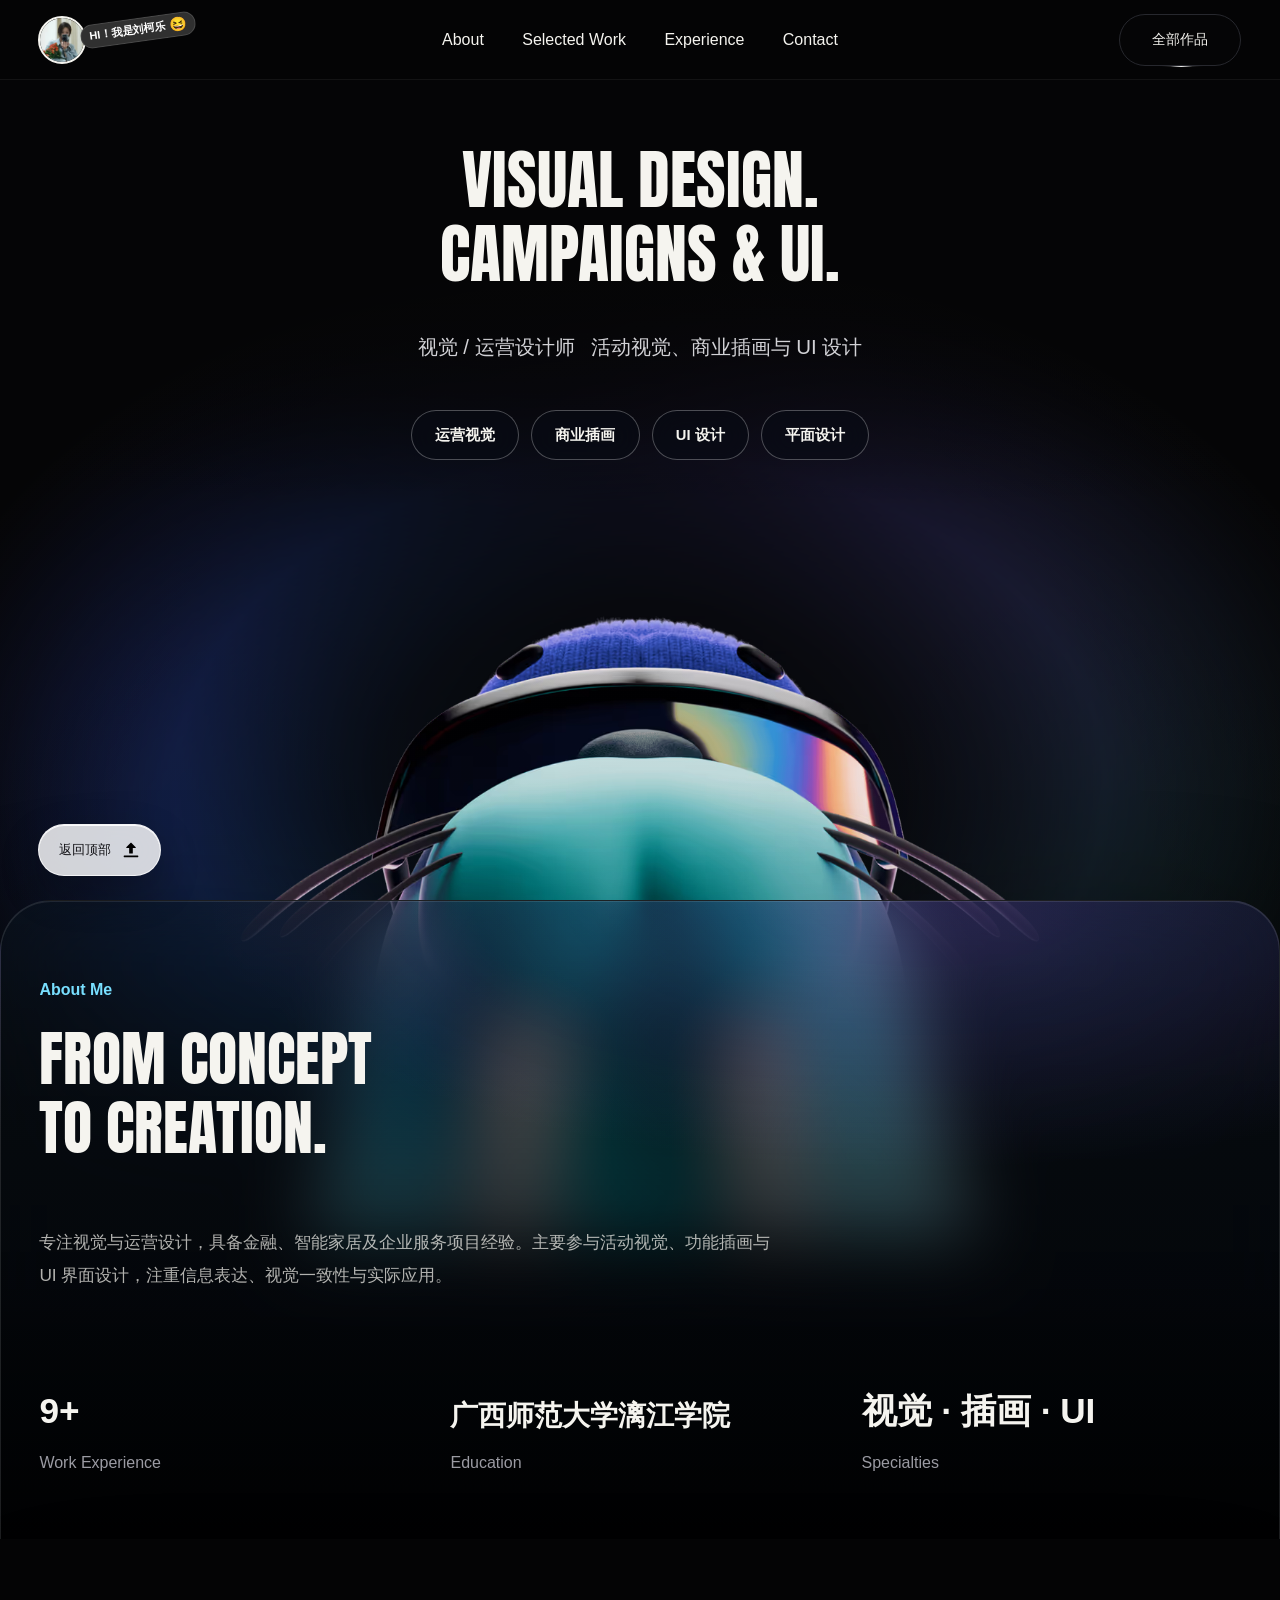
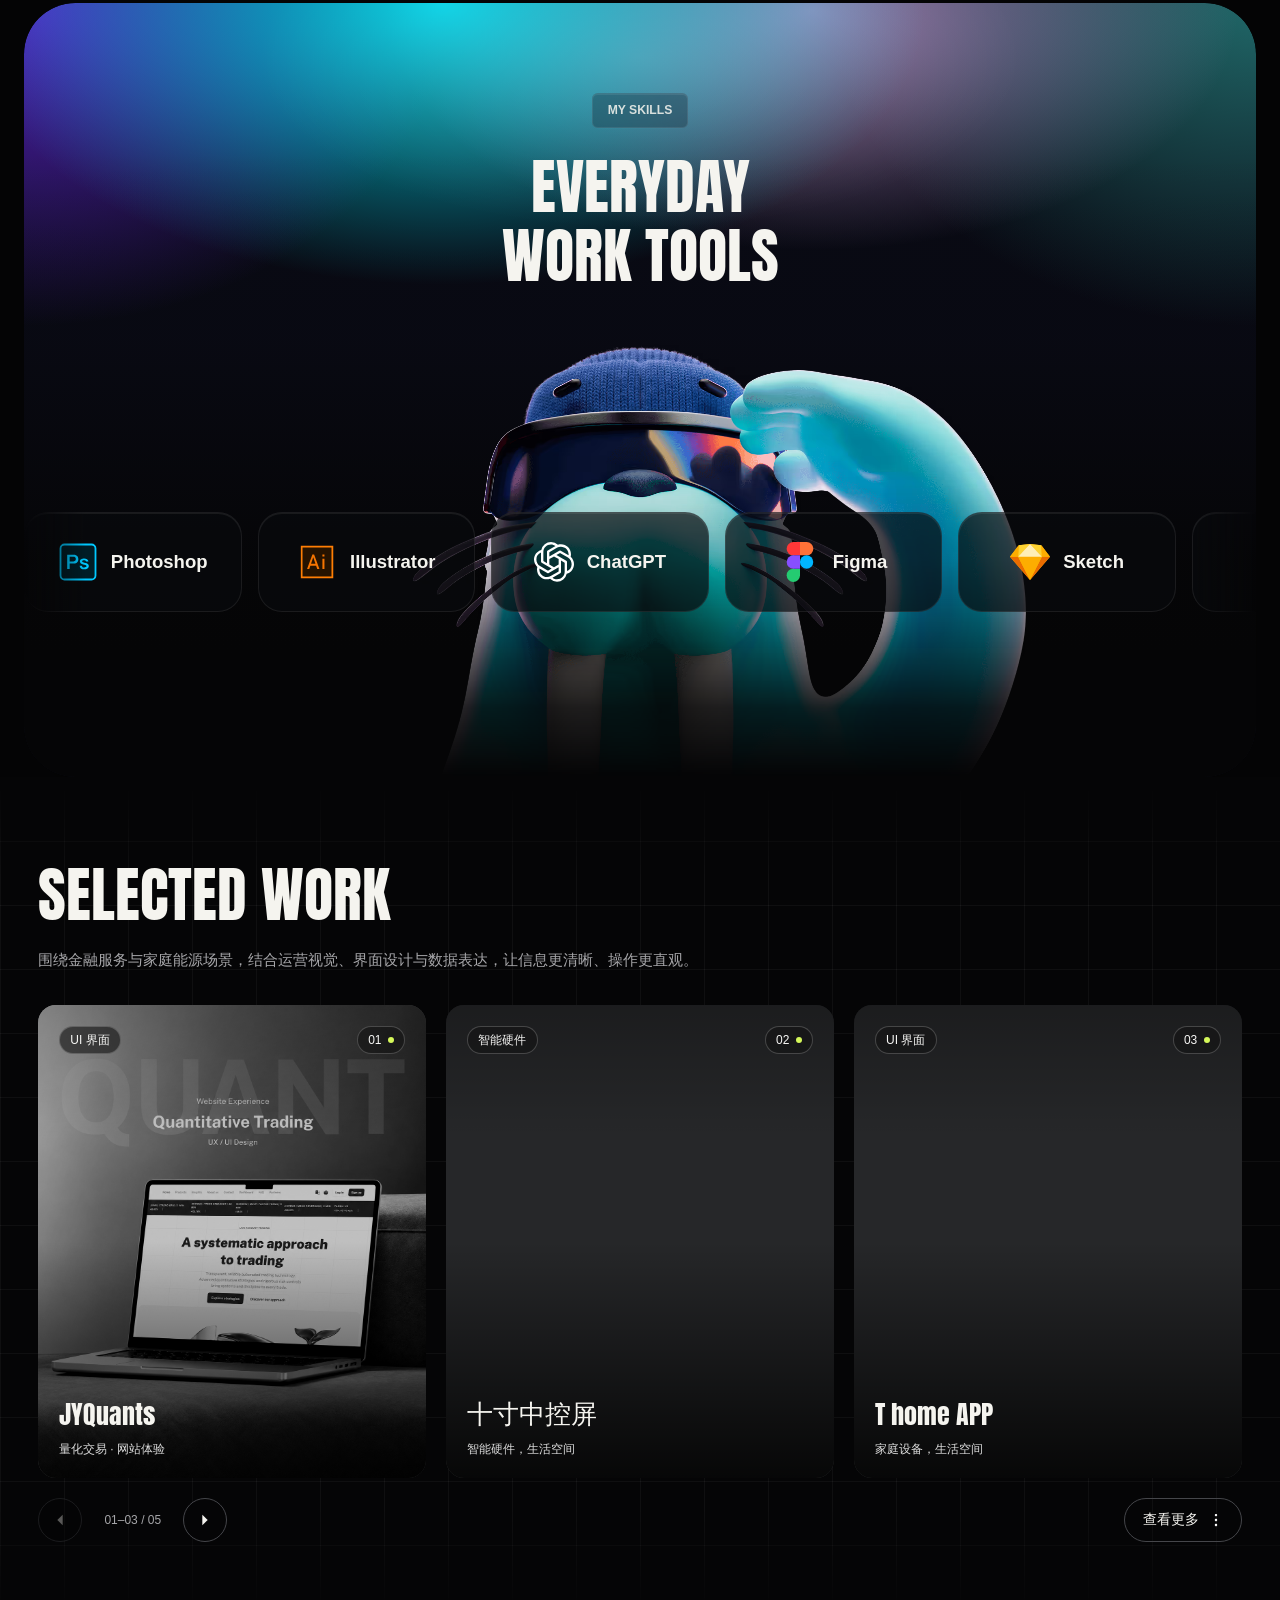
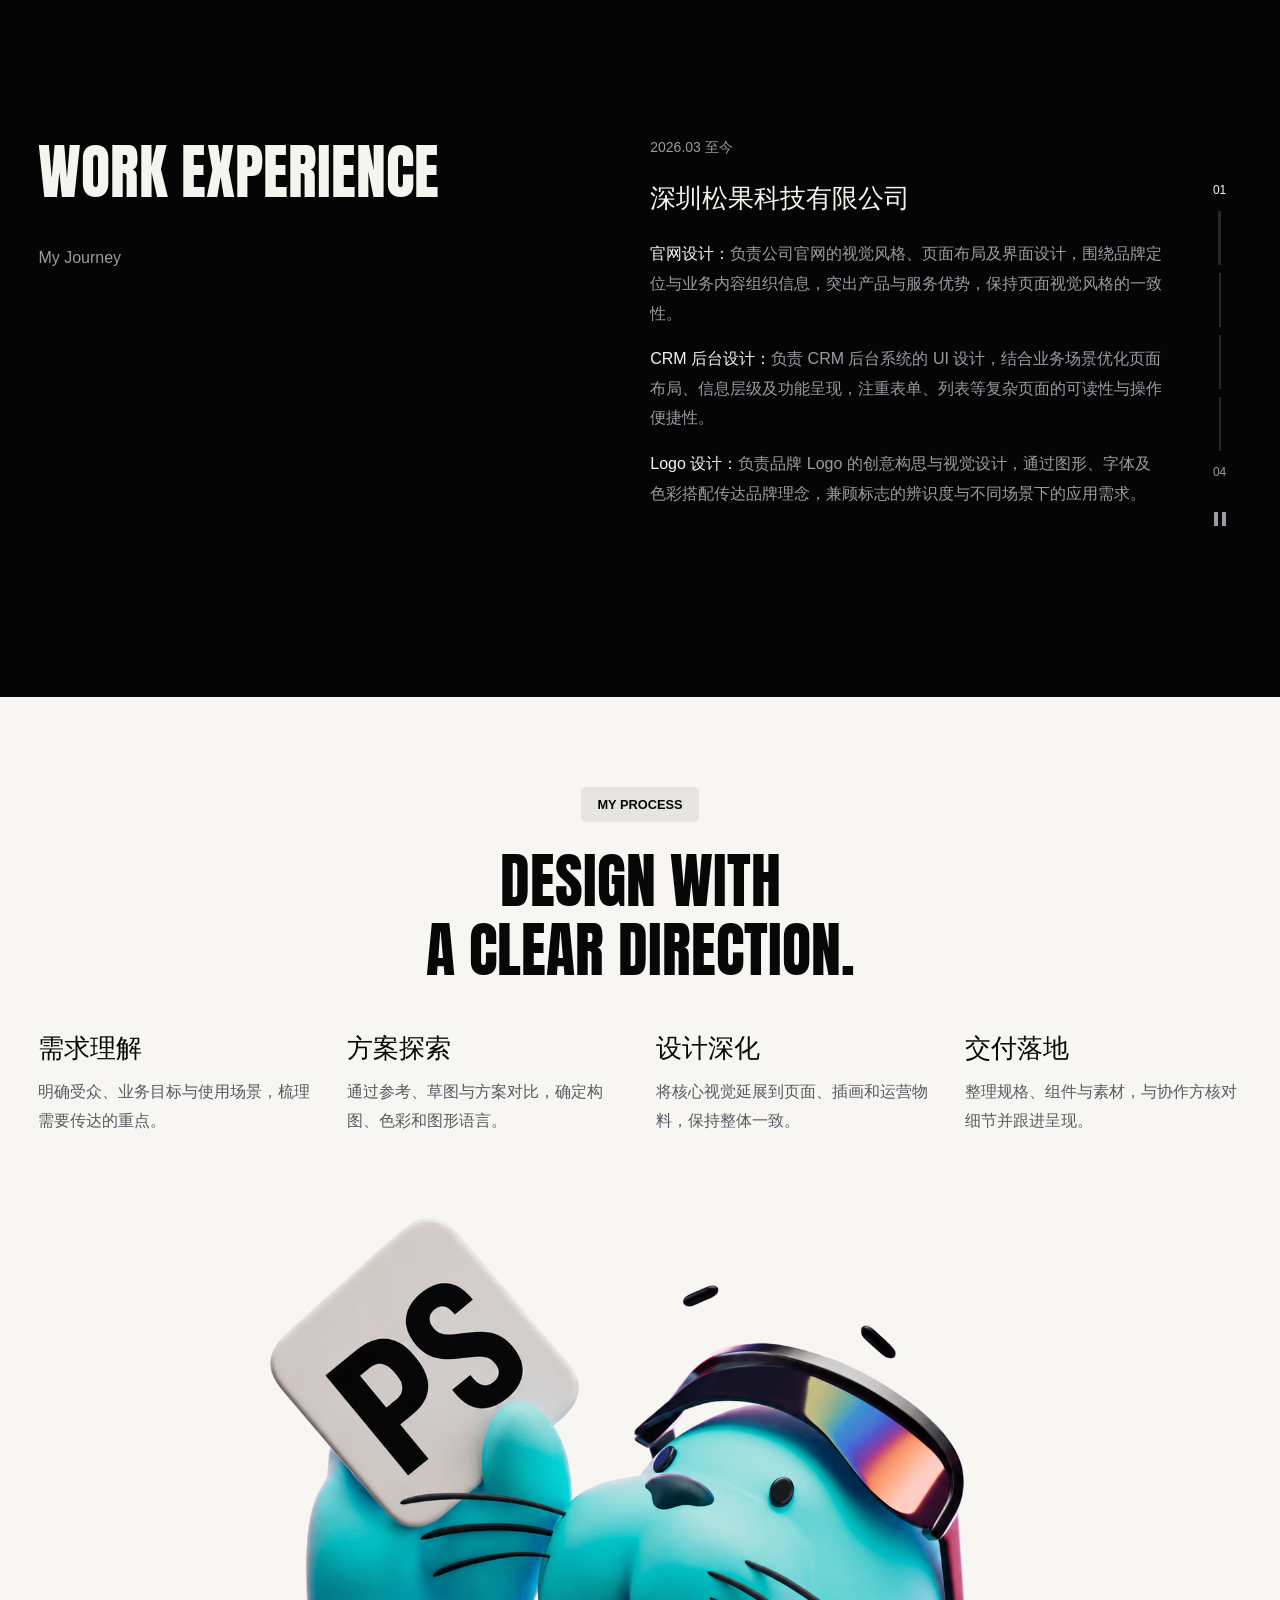
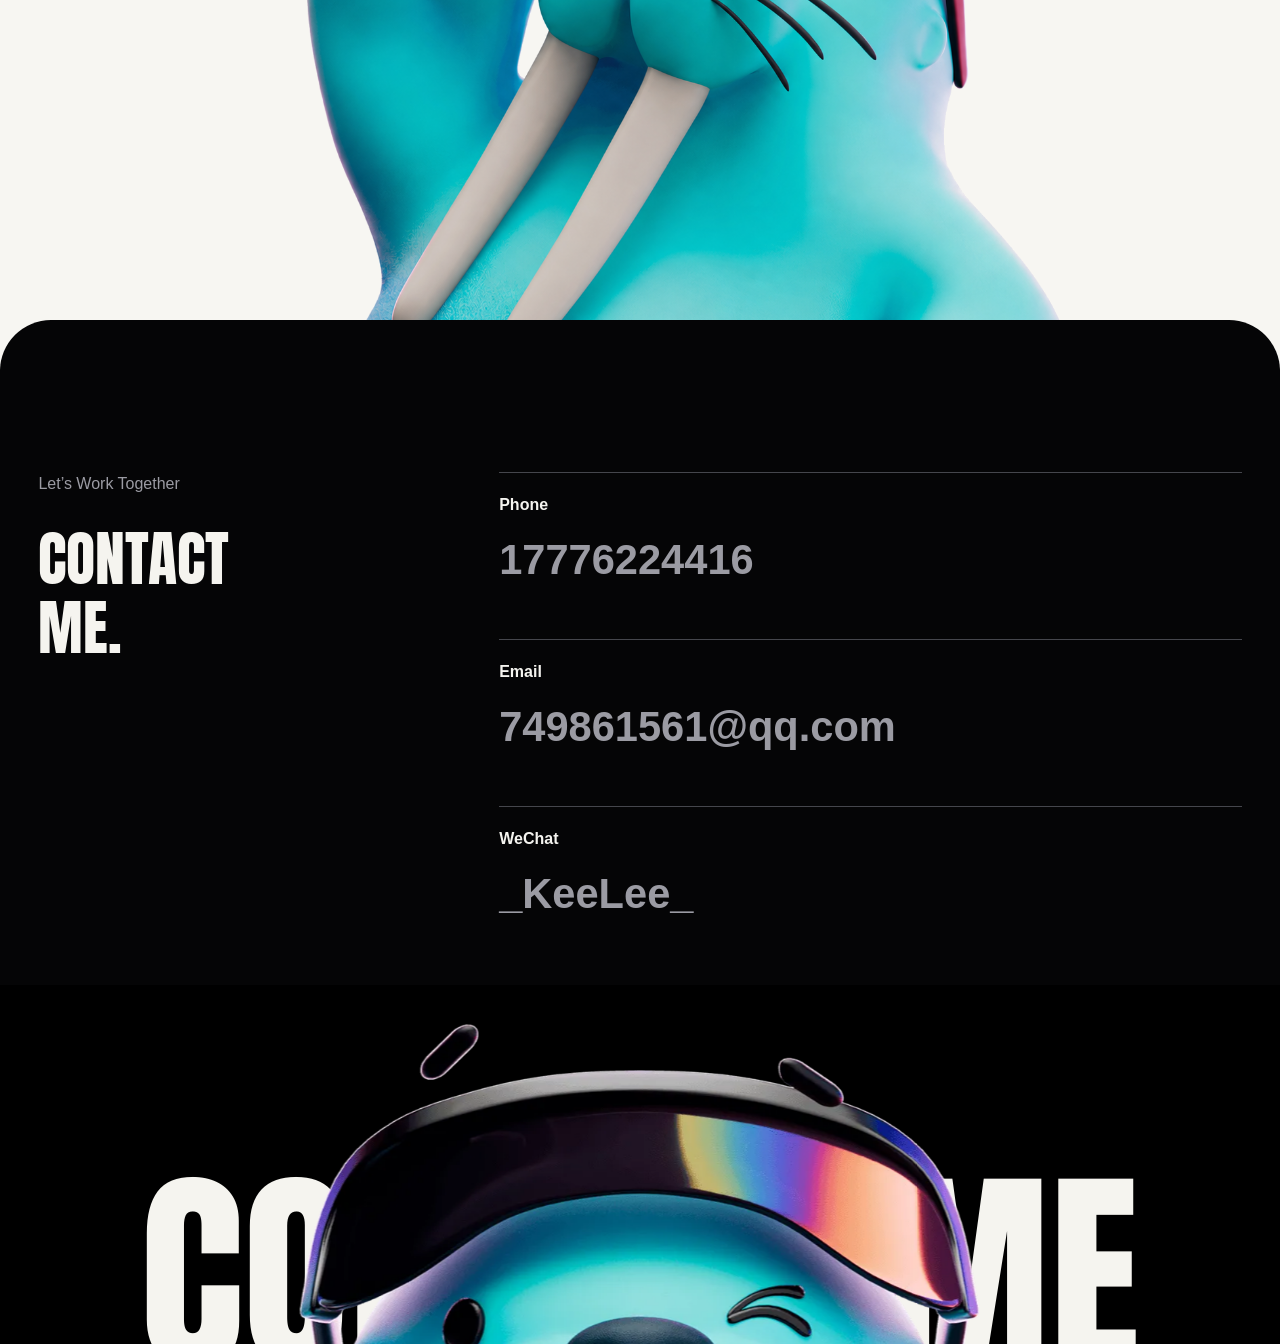
<file: index.html>
<!doctype html>
<html lang="zh-CN">
  <head>
    <meta charset="UTF-8" />
    <meta name="viewport" content="width=device-width, initial-scale=1" />
    <meta name="color-scheme" content="dark" />
    <meta name="description" content="视觉与运营设计作品集，展示活动视觉、商业插画与 UI 界面设计，以及金融、智能家居和企业服务项目经验。" />
    <title>Folio | Visual &amp; Campaign Design</title>
    <link rel="preload" as="image" href="assets/walrus/hero.avif" type="image/avif" media="(min-width: 768px)" />
    <link rel="preload" as="image" href="assets/walrus/hero-mobile-extended.webp" type="image/webp" media="(max-width: 767px)" />
    <link rel="preload" href="assets/fonts/Anton-Regular.ttf" as="font" type="font/ttf" crossorigin />
    <link rel="stylesheet" href="styles.css?v=20260929-mobile-hero-height" />
    <link rel="stylesheet" href="avatar.css?v=20260928-release" />
    <script src="projects.js?v=20260929-ctl-avif" defer></script>
    <script src="featured.js?v=20260928-release" defer></script>
    <script src="project-cards.js?v=20260929-return-origin" defer></script>
    <script src="avatar.js?v=20260928-release" defer></script>
    <script src="script.js?v=20260928-release" defer></script>
  </head>
  <body class="home-page">
    <a class="skip-link" href="#main">跳转到正文</a>

    <header class="site-header" data-header>
      <a class="wordmark wordmark--avatar" href="#top" aria-label="刘柯乐 · 返回首页">
        <span class="wordmark-portrait">
          <img src="assets/identity/kele-flowers-portrait.jpg?v=20260928-lossless" width="810" height="1216" alt="刘柯乐抱着花束、手持相机的上半身头像" decoding="async" />
        </span>
        <span class="wordmark-greeting">HI！我是刘柯乐 <span class="wordmark-expression" aria-hidden="true">😆</span></span>
      </a>
      <button class="menu-button" type="button" aria-expanded="false" aria-controls="site-nav" data-menu-button>菜单</button>
      <nav id="site-nav" class="site-nav" aria-label="主导航" data-nav>
        <a href="#work" lang="en">About</a>
        <a href="#selected-work" lang="en">Selected Work</a>
        <a href="#projects" lang="en">Experience</a>
        <a href="#contact" lang="en">Contact</a>
        <a class="home-mobile-work" href="work.html">全部作品</a>
      </nav>
      <a class="header-contact star-border-container custom-class" href="work.html" style="--star-color: white; --star-speed: 5s;">
        <span class="border-gradient-bottom" aria-hidden="true"></span>
        <span class="border-gradient-top" aria-hidden="true"></span>
        <span class="inner-content">
          <span>全部作品</span>
        </span>
      </a>
    </header>

    <main id="main">
      <div class="hero-world">
        <div class="hero-world-visual" data-image-frame>
          <picture>
            <source media="(max-width: 767px)" srcset="assets/walrus/hero-mobile-extended.webp" width="1092" height="1440" />
            <img src="assets/walrus/hero.avif" width="1100" height="868" alt="A turquoise walrus character wearing a blue beanie and reflective visor" fetchpriority="high" />
          </picture>
          <p class="media-fallback" aria-hidden="true">Hero artwork unavailable</p>
        </div>
        <section id="top" class="hero">
          <div class="hero-content reveal" data-reveal>
            <h1 lang="en"><span>Visual design.</span><span>Campaigns &amp; UI.</span></h1>
            <p class="hero-intro"><span>视觉 / 运营设计师</span><span>活动视觉、商业插画与 UI 设计</span></p>
            <ul class="hero-tags" aria-label="设计方向">
              <li>运营视觉</li>
              <li>商业插画</li>
              <li>UI 设计</li>
              <li>平面设计</li>
            </ul>
          </div>
        </section>

        <section id="work" class="work-bridge">
          <div class="work-glass-card reveal" data-reveal>
            <div>
              <p class="work-label" lang="en">About Me</p>
              <h2 class="home-cn-title" lang="en"><span>From concept</span><span>to creation.</span></h2>
            </div>
            <div class="work-glass-copy">
              <p>专注视觉与运营设计，具备金融、智能家居及企业服务项目经验。主要参与活动视觉、功能插画与 UI 界面设计，注重信息表达、视觉一致性与实际应用。</p>
            </div>
            <dl id="services" class="work-profile-facts" aria-label="个人信息">
              <div><dd>9+</dd><dt lang="en">Work Experience</dt></div>
              <div><dd class="work-profile-school">广西师范大学漓江学院</dd><dt lang="en">Education</dt></div>
              <div><dd>视觉 · 插画 · UI</dd><dt lang="en">Specialties</dt></div>
            </dl>
          </div>
        </section>
      </div>

      <section id="about" class="partners" aria-labelledby="partners-title" data-partners>
        <div class="partners-aurora" aria-hidden="true"></div>

        <div class="partners-copy reveal" data-reveal>
          <p lang="en">My Skills</p>
          <h2 id="partners-title" lang="en"><span>Everyday</span><span>Work Tools</span></h2>
        </div>

        <div class="partners-art">
          <figure class="partners-mascot" data-image-frame>
            <img src="assets/walrus/salute.avif" width="1540" height="1848" alt="The turquoise walrus character saluting behind the collaborator logos" loading="lazy" />
            <p class="media-fallback" aria-hidden="true">Mascot artwork unavailable</p>
          </figure>
        </div>

        <div class="partner-rail" role="region" aria-label="个人技能：设计软件与 AI 工具。可拖动或使用左右方向键浏览。" tabindex="0" data-partner-rail>
          <div class="partner-flow" data-partner-flow>
            <div class="partner-track" data-partner-track>
              <div class="partner-logo-group" role="list">
                <div class="partner-logo-card" role="listitem"><img class="tool-logo tool-logo-photoshop" src="assets/tool-logos/photoshop-custom.svg" alt="" width="40" height="40" loading="lazy" decoding="async"><span>Photoshop</span></div>
                <div class="partner-logo-card" role="listitem"><img class="tool-logo tool-logo-illustrator" src="assets/tool-logos/illustrator-custom.svg" alt="" width="40" height="40" loading="lazy" decoding="async"><span>Illustrator</span></div>
                <div class="partner-logo-card" role="listitem"><img class="tool-logo tool-logo-chatgpt" src="assets/tool-logos/chatgpt.svg" alt="" width="40" height="40" loading="lazy" decoding="async"><span>ChatGPT</span></div>
                <div class="partner-logo-card" role="listitem"><img class="tool-logo tool-logo-figma" src="assets/tool-logos/figma.svg" alt="" width="40" height="40" loading="lazy" decoding="async"><span>Figma</span></div>
                <div class="partner-logo-card" role="listitem"><img class="tool-logo tool-logo-sketch" src="assets/tool-logos/sketch.svg" alt="" width="40" height="40" loading="lazy" decoding="async"><span>Sketch</span></div>
                <div class="partner-logo-card" role="listitem"><img class="tool-logo tool-logo-xd" src="assets/tool-logos/xd.svg" alt="" width="40" height="40" loading="lazy" decoding="async"><span>XD</span></div>
                <div class="partner-logo-card" role="listitem"><img class="tool-logo tool-logo-jimeng" src="assets/tool-logos/jimeng.svg" alt="" width="40" height="40" loading="lazy" decoding="async"><span>即梦AI</span></div>
                <div class="partner-logo-card" role="listitem"><img class="tool-logo tool-logo-nanobanana" src="assets/tool-logos/nanobanana.svg" alt="" width="40" height="40" loading="lazy" decoding="async"><span>Nano Banana</span></div>
              </div>
              <div class="partner-logo-group" aria-hidden="true">
                <div class="partner-logo-card"><img class="tool-logo tool-logo-photoshop" src="assets/tool-logos/photoshop-custom.svg" alt="" width="40" height="40" loading="lazy" decoding="async"><span>Photoshop</span></div>
                <div class="partner-logo-card"><img class="tool-logo tool-logo-illustrator" src="assets/tool-logos/illustrator-custom.svg" alt="" width="40" height="40" loading="lazy" decoding="async"><span>Illustrator</span></div>
                <div class="partner-logo-card"><img class="tool-logo tool-logo-chatgpt" src="assets/tool-logos/chatgpt.svg" alt="" width="40" height="40" loading="lazy" decoding="async"><span>ChatGPT</span></div>
                <div class="partner-logo-card"><img class="tool-logo tool-logo-figma" src="assets/tool-logos/figma.svg" alt="" width="40" height="40" loading="lazy" decoding="async"><span>Figma</span></div>
                <div class="partner-logo-card"><img class="tool-logo tool-logo-sketch" src="assets/tool-logos/sketch.svg" alt="" width="40" height="40" loading="lazy" decoding="async"><span>Sketch</span></div>
                <div class="partner-logo-card"><img class="tool-logo tool-logo-xd" src="assets/tool-logos/xd.svg" alt="" width="40" height="40" loading="lazy" decoding="async"><span>XD</span></div>
                <div class="partner-logo-card"><img class="tool-logo tool-logo-jimeng" src="assets/tool-logos/jimeng.svg" alt="" width="40" height="40" loading="lazy" decoding="async"><span>即梦AI</span></div>
                <div class="partner-logo-card"><img class="tool-logo tool-logo-nanobanana" src="assets/tool-logos/nanobanana.svg" alt="" width="40" height="40" loading="lazy" decoding="async"><span>Nano Banana</span></div>
              </div>
            </div>
          </div>
        </div>
      </section>

      <section id="selected-work" class="home-selected" aria-labelledby="selected-work-title">
        <div class="selected-shell">
          <header class="home-selected-heading">
            <h2 id="selected-work-title" lang="en">Selected Work</h2>
            <p class="selected-intro">围绕金融服务与家庭能源场景，结合运营视觉、界面设计与数据表达，让信息更清晰、操作更直观。</p>
          </header>
          <div id="selected-gallery" class="selected-grid" role="group" aria-label="精选作品，可横向滚动浏览">
          </div>
          <footer class="selected-footer">
            <div class="selected-controls" hidden>
              <button type="button" data-selected-prev aria-label="查看上一组精选作品" aria-controls="selected-gallery"><svg class="selected-arrow" viewBox="256 256 512 512" width="32" height="32" aria-hidden="true" focusable="false"><path d="M597.333333 512l-170.666666 170.666667V341.333333l170.666666 170.666667z" fill="currentColor" /></svg></button>
              <span class="selected-range" aria-live="polite" aria-atomic="true"></span>
              <button type="button" data-selected-next aria-label="查看下一组精选作品" aria-controls="selected-gallery"><svg class="selected-arrow" viewBox="256 256 512 512" width="32" height="32" aria-hidden="true" focusable="false"><path d="M597.333333 512l-170.666666 170.666667V341.333333l170.666666 170.666667z" fill="currentColor" /></svg></button>
            </div>
            <a class="selected-more" href="work.html">查看更多 <img class="selected-more-icon" src="assets/tool-logos/view-more-white.svg" alt="" aria-hidden="true" width="14" height="14"></a>
          </footer>
        </div>
      </section>

      <section id="projects" class="experience-timeline" aria-labelledby="experience-title">
        <div class="experience-layout">
          <header class="experience-heading">
            <h2 id="experience-title" lang="en">Work Experience</h2>
            <p lang="en">My Journey</p>
          </header>
          <div class="experience-player" data-experience-player>
            <div class="experience-viewport" id="experience-viewport" tabindex="0" role="region" aria-label="工作经历，可上下滚动浏览" data-experience-viewport>
          <ol class="experience-flow" aria-label="按时间从新到旧排列的工作经历">
            <li class="experience-entry">
              <article aria-labelledby="experience-songguo">
                <time class="experience-date" datetime="2026-03">2026.03 至今</time>
                <h3 id="experience-songguo" lang="zh-CN">深圳松果科技有限公司</h3>
                <button class="experience-expand" type="button" aria-expanded="false" aria-controls="experience-songguo-content">查看更多 <span aria-hidden="true">＋</span></button>
                <div class="experience-content" id="experience-songguo-content">
                  <ul class="experience-details">
                    <li><strong>官网设计：</strong>负责公司官网的视觉风格、页面布局及界面设计，围绕品牌定位与业务内容组织信息，突出产品与服务优势，保持页面视觉风格的一致性。</li>
                    <li><strong>CRM 后台设计：</strong>负责 CRM 后台系统的 UI 设计，结合业务场景优化页面布局、信息层级及功能呈现，注重表单、列表等复杂页面的可读性与操作便捷性。</li>
                    <li><strong>Logo 设计：</strong>负责品牌 Logo 的创意构思与视觉设计，通过图形、字体及色彩搭配传达品牌理念，兼顾标志的辨识度与不同场景下的应用需求。</li>
                  </ul>
                </div>
              </article>
            </li>
            <li class="experience-entry">
              <article aria-labelledby="experience-identity">
                <time class="experience-date" datetime="2024-02">2024.02 至 2026.02</time>
                <h3 id="experience-identity" lang="zh-CN">深圳诚迈创通科技有限公司</h3>
                <button class="experience-expand" type="button" aria-expanded="false" aria-controls="experience-identity-content">查看更多 <span aria-hidden="true">＋</span></button>
                <div class="experience-content" id="experience-identity-content">
                <ul class="experience-details">
                  <li><strong>移动端：</strong>负责 TCL APP 迭代更新和视觉呈现，确保单品<strong>风格统一突出用户体验</strong>，增加用户使用率，与交互设计共同完成单品设计，提高用户交互体验与视觉效果。</li>
                  <li><strong>屏端设计：设备端设计</strong>多为 B 端居多，为企业设计<strong>设备操作系统</strong>，确保系统的简单性，与可用性，使操作人员更易上手。</li>
                  <li><strong>工作成果：成功落地耳机/商用空调/海外冰箱</strong>等单品。以及<strong>10寸/7寸/3.5寸操作屏</strong>。</li>
                </ul>
                              </div>
              </article>
            </li>
            <li class="experience-entry">
              <article aria-labelledby="experience-motion">
                <time class="experience-date" datetime="2021-02">2021.02 至 2023.12</time>
                <h3 id="experience-motion" lang="zh-CN">博彦科技股份有限公司</h3>
                <button class="experience-expand" type="button" aria-expanded="false" aria-controls="experience-motion-content">查看更多 <span aria-hidden="true">＋</span></button>
                <div class="experience-content" id="experience-motion-content">
                <ul class="experience-details">
                  <li>负责广发易淘金（国际版）相关设计，其中包括 APP 迭代更新，以及易淘金国际版开户系统（B 端）根据需求文档进行具体效果图设计，视觉设计（包括主次界面风格化，版面布局细节处理，ICON 绘制，等）</li>
                  <li>结合用户体验，优化完善设计，完成新 APP 迭代更新需求，协助建立 UI 设计规范。</li>
                  <li>独立完成功能页插画部分设计，完成活动运营设计以及休市日历设计。</li>
                </ul>
                              </div>
              </article>
            </li>
            <li class="experience-entry">
              <article aria-labelledby="experience-digital">
                <time class="experience-date" datetime="2017-07">2017.07 至 2020.12</time>
                <h3 id="experience-digital" lang="zh-CN">深圳蓝凌软件股份有限公司</h3>
                <button class="experience-expand" type="button" aria-expanded="false" aria-controls="experience-digital-content">查看更多 <span aria-hidden="true">＋</span></button>
                <div class="experience-content" id="experience-digital-content">
                <ul class="experience-details">
                  <li>负责蓝凌专属钉钉项目界面设计工作，主要包括门户界面，小程序及宣传 BANNER 产品海报等视觉工作：根据产品定位，用户审美倾向与需求，构思 UI 创意。</li>
                  <li>参与项目需求讨论，在沟通中发现和理解用户需求，并解决问题和优化方案推动项目的顺利进行，提升产品的用户体验。</li>
                  <li>对新组件的设计：配合相关人员对自定义组件的完善设计。</li>
                </ul>
                              </div>
              </article>
            </li>
          </ol>
            </div>
            <div class="experience-controls" aria-label="工作经历播放控制">
              <span class="experience-count" aria-hidden="true" data-experience-count>01</span>
              <div class="experience-progress" aria-label="选择工作经历">
                <button type="button" class="experience-segment" aria-label="查看深圳松果科技有限公司的经历" aria-controls="experience-viewport" aria-current="step" data-experience-step="0"><span><i></i></span></button>
                <button type="button" class="experience-segment" aria-label="查看深圳诚迈创通科技有限公司的经历" aria-controls="experience-viewport" data-experience-step="1"><span><i></i></span></button>
                <button type="button" class="experience-segment" aria-label="查看博彦科技股份有限公司的经历" aria-controls="experience-viewport" data-experience-step="2"><span><i></i></span></button>
                <button type="button" class="experience-segment" aria-label="查看深圳蓝凌软件股份有限公司的经历" aria-controls="experience-viewport" data-experience-step="3"><span><i></i></span></button>
              </div>
              <span class="experience-total" aria-hidden="true">04</span>
              <button type="button" class="experience-toggle" data-experience-toggle aria-label="暂停自动播放" aria-controls="experience-viewport"><span class="experience-playback-icon" aria-hidden="true"></span></button>
            </div>
          </div>
        </div>
      </section>

      <section id="process" class="process-interlude" aria-labelledby="process-title">
        <div class="process-copy reveal" data-reveal>
          <p lang="en">My Process</p>
          <h2 id="process-title" class="home-cn-title" lang="en"><span>Design with</span><span>a clear direction.</span></h2>
          <ol class="home-methods">
            <li><svg class="method-icon" viewBox="0 0 24 24" width="28" height="28" fill="none" stroke="currentColor" stroke-width="1.6" stroke-linecap="round" stroke-linejoin="round" aria-hidden="true" focusable="false"><circle cx="10.5" cy="10.5" r="6.5"/><path d="m16 16 5 5M8 9h5M8 12h3"/></svg><h3 lang="zh-CN">需求理解</h3><p>明确受众、业务目标与使用场景，梳理需要传达的重点。</p></li>
            <li><svg class="method-icon" viewBox="0 0 24 24" width="28" height="28" fill="none" stroke="currentColor" stroke-width="1.6" stroke-linecap="round" stroke-linejoin="round" aria-hidden="true" focusable="false"><path d="M9 18h6M10 22h4M8.5 14.5a6 6 0 1 1 7 0c-.8.6-1.5 1.5-1.5 3.5h-4c0-2-.7-2.9-1.5-3.5Z"/></svg><h3 lang="zh-CN">方案探索</h3><p>通过参考、草图与方案对比，确定构图、色彩和图形语言。</p></li>
            <li><svg class="method-icon" viewBox="0 0 24 24" width="28" height="28" fill="none" stroke="currentColor" stroke-width="1.6" stroke-linecap="round" stroke-linejoin="round" aria-hidden="true" focusable="false"><path d="m12 3 9 5-9 5-9-5 9-5ZM3 12l9 5 9-5M3 16l9 5 9-5"/></svg><h3 lang="zh-CN">设计深化</h3><p>将核心视觉延展到页面、插画和运营物料，保持整体一致。</p></li>
            <li><svg class="method-icon" viewBox="0 0 24 24" width="28" height="28" fill="none" stroke="currentColor" stroke-width="1.6" stroke-linecap="round" stroke-linejoin="round" aria-hidden="true" focusable="false"><rect x="4" y="5" width="16" height="16" rx="2"/><path d="M9 5V3h6v2M8 13l3 3 5-6"/></svg><h3 lang="zh-CN">交付落地</h3><p>整理规格、组件与素材，与协作方核对细节并跟进呈现。</p></li>
          </ol>
        </div>

        <figure class="process-art" data-image-frame>
          <img src="assets/walrus/token-ps.lossless.webp" width="1341" height="1173" alt="The turquoise walrus character holding a tilted white PS card" loading="lazy" />
          <p class="media-fallback" aria-hidden="true">Process artwork unavailable</p>
        </figure>
      </section>


      <section id="contact" class="contact-directory" aria-labelledby="contact-directory-title">
        <header class="contact-directory-heading">
          <p lang="en">Let’s Work Together</p>
          <h2 id="contact-directory-title" lang="en">Contact<span class="contact-title-break"><br></span> Me.</h2>
        </header>
        <dl class="contact-directory-details">
          <div><dt lang="en">Phone</dt><dd><a href="tel:17776224416">17776224416</a></dd></div>
          <div><dt lang="en">Email</dt><dd><a href="mailto:749861561@qq.com">749861561@qq.com</a></dd></div>
          <div><dt lang="en">WeChat</dt><dd>_KeeLee_</dd></div>
        </dl>
      </section>



    </main>

    <!-- Keep the fixed control outside the footer stacking context. -->
    <a class="end-back" href="#top">返回顶部 <img class="end-back-icon" src="assets/tool-logos/back-to-top.svg" alt="" aria-hidden="true" width="18" height="18"></a>

    <footer class="end-scene" aria-label="作品集页脚">
      <div class="end-artwork">
        <p class="end-word" aria-hidden="true">CONTACT ME</p>
        <figure class="end-mascot" data-image-frame>
          <div class="end-mascot-reveal reveal" data-reveal>
            <img class="end-mascot-head" src="assets/walrus/footer-wide.webp" width="1272" height="976" alt="A smiling turquoise walrus character appearing above the contact wordmark" loading="lazy" />
            <img class="end-mascot-body" src="assets/walrus/footer-body-extended.web.avif" width="1000" height="1573" alt="" aria-hidden="true" loading="lazy" />
            <p class="media-fallback" aria-hidden="true">Mascot artwork unavailable</p>
          </div>
        </figure>
      </div>
    </footer>
  </body>
</html>
</file>
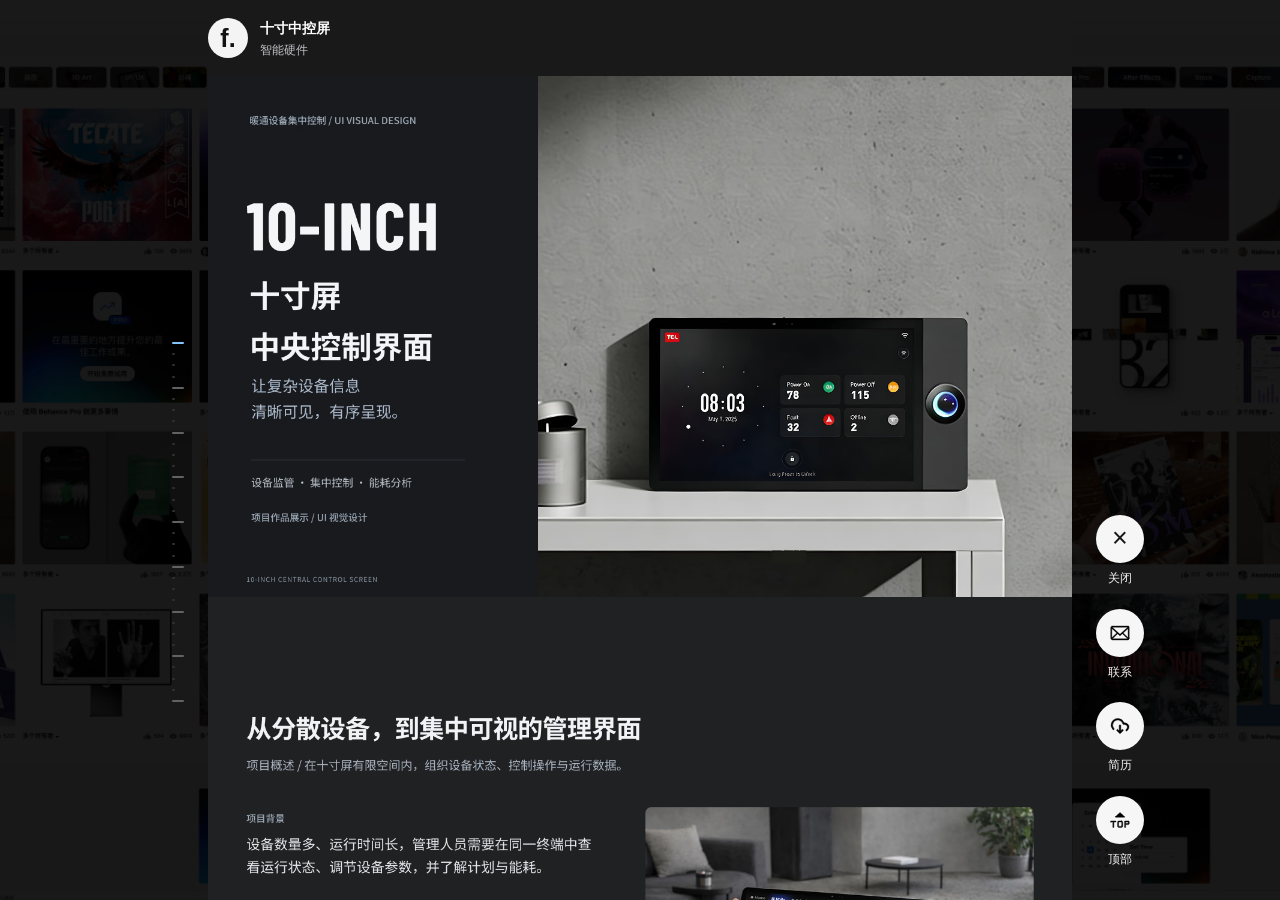
<file: project.html>
<!doctype html>
<html lang="en">
  <head>
    <meta charset="UTF-8" />
    <meta name="viewport" content="width=device-width, initial-scale=1" />
    <meta name="color-scheme" content="dark" />
    <meta name="description" content="A closer look at selected design work from Folio." />
    <title>Project | Folio</title>
    <link rel="stylesheet" href="project.css?v=20260928-release" />
    <script src="projects.js?v=20260929-ctl-avif" defer></script>
    <script src="project.js?v=20260929-return-origin" defer></script>
  </head>
  <body>
    <a class="skip-link" href="#project-content">Skip to project</a>
    <div class="project-background" aria-hidden="true" inert>
      <!-- Crop only the reference's background; exclude its project and controls. -->
      <svg class="reference-background-side" viewBox="0 0 1200 1898" preserveAspectRatio="xMaxYMin slice" focusable="false" aria-hidden="true">
        <image href="assets/reference-detail-background.web.avif" width="3754" height="1898" />
      </svg>
      <svg class="reference-background-side" viewBox="2700 0 1054 1898" preserveAspectRatio="xMinYMin slice" focusable="false" aria-hidden="true">
        <image href="assets/reference-detail-background.web.avif" width="3754" height="1898" />
      </svg>
    </div>
    <div class="project-backdrop" aria-hidden="true"></div>
    <div class="project-scroll" id="project-scroll" tabindex="0" role="region" aria-label="作品详情，可上下滚动">
      <header class="viewer-heading" hidden>
        <a href="index.html" class="viewer-brand" aria-label="Folio home">f.</a>
        <div class="viewer-heading-copy"><p id="viewer-title"></p><p id="viewer-category"></p></div>
        <button class="viewer-menu-toggle" type="button" aria-label="打开作品菜单" aria-expanded="false" aria-controls="project-actions" hidden><span class="menu-bars" aria-hidden="true"></span></button>
      </header>
    <main id="project" hidden>
      <section class="project-hero" aria-labelledby="project-title">
        <div class="hero-color" aria-hidden="true"></div>
        <h1 id="project-title" class="project-title"></h1>
        <div class="hero-art" data-media-frame></div>
      </section>
      <section id="project-content" class="project-content" aria-label="Project details">
        <div class="project-overview">
          <p class="project-category" id="project-category"></p>
          <p class="project-description" id="project-description"></p>
        </div>
        <div class="project-gallery" id="project-gallery" aria-label="Project images"></div>
        <nav class="project-navigation" aria-label="More projects">
          <a href="work.html" class="all-work-link">Back to all work <span aria-hidden="true">↗</span></a>
          <a id="next-project" class="next-project"><span>Next project</span><strong id="next-project-title"></strong><span class="next-arrow" aria-hidden="true">↗</span></a>
        </nav>
        <footer class="project-footer"><a href="index.html">folio</a><a href="mailto:749861561@qq.com">Let's work together ↗</a></footer>
      </section>
    </main>
    </div>
    <nav id="project-actions" class="project-actions" aria-label="作品操作" hidden>
      <a class="viewer-action" href="work.html" aria-label="关闭作品，返回全部作品" title="关闭作品"><span class="action-circle" aria-hidden="true">×</span><span class="action-label">关闭</span></a>
      <a class="viewer-action contact-action" href="mailto:749861561@qq.com" aria-label="通过邮件联系我" aria-describedby="contact-tooltip">
        <span class="action-circle action-mail" aria-hidden="true"><svg class="mail-icon" viewBox="0 0 1024 1024" width="24" height="24" focusable="false" aria-hidden="true"><path d="M983.899806 785.385782V224.886223h0.180631l-0.180631-4.696419c-0.180632-5.238314-0.722526-10.476627-1.806315-15.714941-2.890104-25.469042-21.675781-44.977245-45.519139-47.686717H122.287529c-11.741048 0-23.482096 1.625684-34.861881 5.238314-30.346093 10.295996-50.757453 40.100194-50.576821 74.058917v534.849885c-0.361263 21.314518 5.780208 42.087141 17.701887 59.789028l0.361263 0.722526 5.418946 3.973893c18.243782 21.856412 44.977245 34.319986 73.517022 34.500618H904.421944c37.751984 0 70.265655-27.094726 79.477862-66.291763l0.180631-0.541894c0.361263-5.96084 0.361263-11.741048-0.180631-17.701888zM390.16405 547.494091l55.453872 49.854295 43.893456 40.100194c5.418945 5.96084 13.005468 9.57347 21.133886 9.57347 7.947786 0 15.534309-3.431999 21.133886-9.57347l101.153642-91.941436 272.753572 263.721997H126.622685L390.16405 547.494091z m120.119951 30.346092L111.449638 216.03528H115.604163c214.409596-0.903158 703.559711-2.890104 793.875463-0.361263l-399.195625 362.166166z m165.458458-69.72376l251.619686-227.956959v474.518963L675.742459 508.116423z m-328.568707 0.180631L93.205856 760.278003V278.895043l253.967896 229.402011z" fill="#000000" /></svg></span>
        <span class="action-label">联系</span>
        <span class="contact-tooltip" id="contact-tooltip" role="tooltip">
          <span class="contact-tooltip-title">联系方式</span>
          <span class="contact-tooltip-row"><span>邮箱</span><strong>749861561@qq.com</strong></span>
          <span class="contact-tooltip-row"><span>手机 / 微信</span><strong>17776224416</strong></span>
        </span>
      </a>
      <a class="viewer-action" id="viewer-resume" href="assets/resume/liu-kele-resume.pdf" download="刘柯乐-个人简历.pdf" type="application/pdf" aria-label="下载简历（PDF）" title="下载 PDF 简历"><span class="action-circle" aria-hidden="true"><svg class="resume-icon" viewBox="0 0 1024 1024" width="24" height="24" focusable="false" aria-hidden="true"><path d="M960.64 499.2c-28.8-91.52-116.48-150.4-223.36-150.4h-16a345.216 345.216 0 0 0-283.52-224c-140.8-16.64-278.4 56.96-343.68 182.4a346.24 346.24 0 0 0 47.36 386.56c15.36 17.28 42.24 19.2 60.16 3.84 17.28-15.36 19.2-42.24 3.84-60.16a260.672 260.672 0 0 1-35.84-290.56c49.28-94.08 152.96-149.76 258.56-136.96a259.84 259.84 0 0 1 220.8 192.64c5.12 18.56 21.76 32 40.96 32h47.36c68.48 0 124.16 35.84 142.08 91.52 19.2 60.8-2.56 126.08-55.04 163.2a42.88 42.88 0 0 0-10.24 59.52 42.112 42.112 0 0 0 58.88 10.24c83.2-59.52 118.4-163.2 87.68-259.84z" fill="#000000" /><path d="M611.84 698.88l-56.96 56.96V490.88c0-23.68-19.2-42.24-42.88-42.24-23.68 0-42.24 19.2-42.24 42.88v264.96l-57.6-57.6a42.496 42.496 0 1 0-60.16 60.16l129.92 129.92c3.2 3.2 6.4 4.48 9.6 6.4 1.28 0.64 2.56 1.92 3.84 2.56 5.12 1.92 10.88 3.2 16.64 3.2 1.92 0 3.2-0.64 5.12-1.28 3.84-0.64 7.68-0.64 10.88-2.56 5.76-1.92 10.24-5.76 14.72-9.6l129.28-129.28c16.64-16.64 16.64-43.52 0-60.16s-43.52-16-60.16 0.64z" fill="#000000" /></svg></span><span class="action-label">简历</span></a>
      <button class="viewer-action back-to-top" type="button" aria-label="返回作品顶部"><span class="action-circle" aria-hidden="true"><svg class="top-icon" viewBox="0 0 1024 1024" width="28" height="28" focusable="false" aria-hidden="true"><path d="M116.096 596.08064l90.86976 0 0 231.9872 42.48576 0 0-231.9872 90.86976 0 0-42.48064L116.096 553.6 116.096 596.08064zM574.63296 553.6 462.08512 553.6c-13.58848 0-27.18208 5.18656-37.54496 15.54944-10.37312 10.368-15.55456 23.9616-15.55456 37.5552l0 168.24832c0 13.5936 5.18144 27.1872 15.55456 37.5552 10.368 10.368 23.9616 15.55456 37.54496 15.55456l112.54784 0c13.58848 0 27.1872-5.18656 37.5552-15.55456s15.54944-23.9616 15.54944-37.5552l0-168.2432c0-13.59872-5.18144-27.1872-15.54944-37.56032C601.82016 558.78656 588.22656 553.6 574.63296 553.6L574.63296 553.6zM585.26208 774.95296c0 2.01216-0.54784 4.94592-3.10784 7.51616-2.57024 2.57024-5.50912 3.10784-7.51616 3.10784L462.08512 785.57696c-2.00704 0-4.93568-0.5376-7.50592-3.10784s-3.11296-5.504-3.11296-7.51616l0-168.2432c0-2.01216 0.54272-4.94592 3.11296-7.51616s5.49888-3.11296 7.50592-3.11296l112.54784 0c2.00704 0 4.94592 0.54272 7.50592 3.11296 2.57024 2.57024 3.11808 5.504 3.11808 7.51616L585.25696 774.95296 585.26208 774.95296zM892.34944 569.14944c-10.368-10.35776-23.96672-15.54944-37.5552-15.54944l-145.65376 0 0 274.46272 42.48064 0L751.62112 707.6864l103.17312 0c13.5936 0 27.1872-5.18656 37.5552-15.55456s15.55456-23.9616 15.55456-37.55008l0-47.87712C907.904 593.11104 902.72256 579.52256 892.34944 569.14944L892.34944 569.14944zM865.41824 654.58176c0 2.00704-0.5376 4.9408-3.10784 7.51104s-5.50912 3.10784-7.51104 3.10784l-103.168 0 0-69.12 103.168 0c2.00704 0 4.9408 0.54272 7.51104 3.11296s3.10784 5.504 3.10784 7.51616L865.41824 654.58176 865.41824 654.58176z" fill="#000000" /><path d="M315.97056 370.06848c55.05024-49.60256 185.7024-167.31136 189.75744-170.89024 5.1456-4.54144 11.38688-3.97824 15.30368-0.384 2.74432 2.51904 138.49088 124.7488 191.22688 172.2368 8.30464 6.99392 6.10304 20.74112-4.31616 20.74112s-377.85088 0.09728-384.43008 0S308.56192 379.35616 315.97056 370.06848z" fill="#000000" /></svg></span><span class="action-label">顶部</span></button>
    </nav>
    <div class="reading-progress" role="progressbar" aria-label="阅读进度" aria-valuemin="0" aria-valuemax="100" aria-valuenow="0" hidden>
    </div>
    <section class="project-message" id="project-message" hidden>
      <h1>Project not found.</h1><p>This project is not available. Explore the rest of the collection.</p><a class="back-link" href="work.html">← All work</a>
    </section>
    <template id="sunpower-intro-template">
      <div class="sunpower-intro">
        <div class="sunpower-intro-heading">
          <p class="sunpower-eyebrow">APP DESIGN · 家庭能源管理</p>
          <p class="sunpower-tagline">让家庭能源，看得见，也管得好。</p>
        </div>
        <div class="sunpower-intro-grid">
          <figure class="sunpower-visual">
            <img src="assets/sunpower-app/hero-house.lossless.webp" width="1672" height="941" alt="SunPower 家庭能源场景：连接光伏、储能与家用设备的住宅" fetchpriority="high" decoding="async" />
            <span class="sunpower-visual-label">SUNPOWER / HOME ENERGY</span>
            <figcaption class="sunpower-visual-caption">
              <div data-intro-title><p>家庭能源管理应用 · UI 设计</p></div>
              <svg width="32" height="32" viewBox="0 0 32 32" fill="none" aria-hidden="true"><path d="M18 2 6 18h9l-1 12 12-17h-9l1-11Z" fill="currentColor"/></svg>
            </figcaption>
          </figure>
          <div class="sunpower-info" aria-label="项目信息">
            <section class="sunpower-info-card" aria-labelledby="sunpower-overview-title">
              <h2 id="sunpower-overview-title"><span class="sunpower-info-icon" aria-hidden="true"><svg viewBox="0 0 24 24" fill="none" stroke="currentColor" stroke-width="1.5" stroke-linecap="round" stroke-linejoin="round"><path d="m3 10 9-7 9 7M5 9v12h14V9M9 21v-7h6v7"/></svg></span>项目概述</h2>
              <p>面向家庭能源管理场景，将光伏发电、储能与日常用电信息整合到一个清晰的界面中。</p>
            </section>
            <section class="sunpower-info-card" aria-labelledby="sunpower-role-title">
              <h2 id="sunpower-role-title"><span class="sunpower-info-icon" aria-hidden="true"><svg viewBox="0 0 24 24" fill="none" stroke="currentColor" stroke-width="1.5" stroke-linecap="round" stroke-linejoin="round"><rect x="4" y="4" width="16" height="16" rx="3"/><path d="M4 10h16M10 10v10"/></svg></span>设计职责</h2>
              <ul><li>UI 视觉与界面设计</li><li>信息层级、组件样式与界面状态</li><li>家庭场景与能源数据的视觉表达</li></ul>
            </section>
            <section class="sunpower-info-card" aria-labelledby="sunpower-focus-title">
              <h2 id="sunpower-focus-title"><span class="sunpower-info-icon" aria-hidden="true"><svg viewBox="0 0 24 24" fill="none" stroke="currentColor" stroke-width="1.5" stroke-linecap="round" stroke-linejoin="round"><circle cx="12" cy="12" r="8"/><circle cx="12" cy="12" r="4"/><path d="m12 12 8-8M16 4h4v4"/></svg></span>设计重点</h2>
              <ul><li>用家庭场景呈现设备与能源的关系</li><li>通过卡片分组和色彩突出关键数据</li><li>统一图表、控制组件与设备状态</li></ul>
            </section>
          </div>
        </div>
      </div>
    </template>
    <noscript><section class="project-message"><h1>Selected work</h1><p>Enable JavaScript to view this project.</p><a class="back-link" href="work.html">← All work</a></section></noscript>
  </body>
</html>
</file>
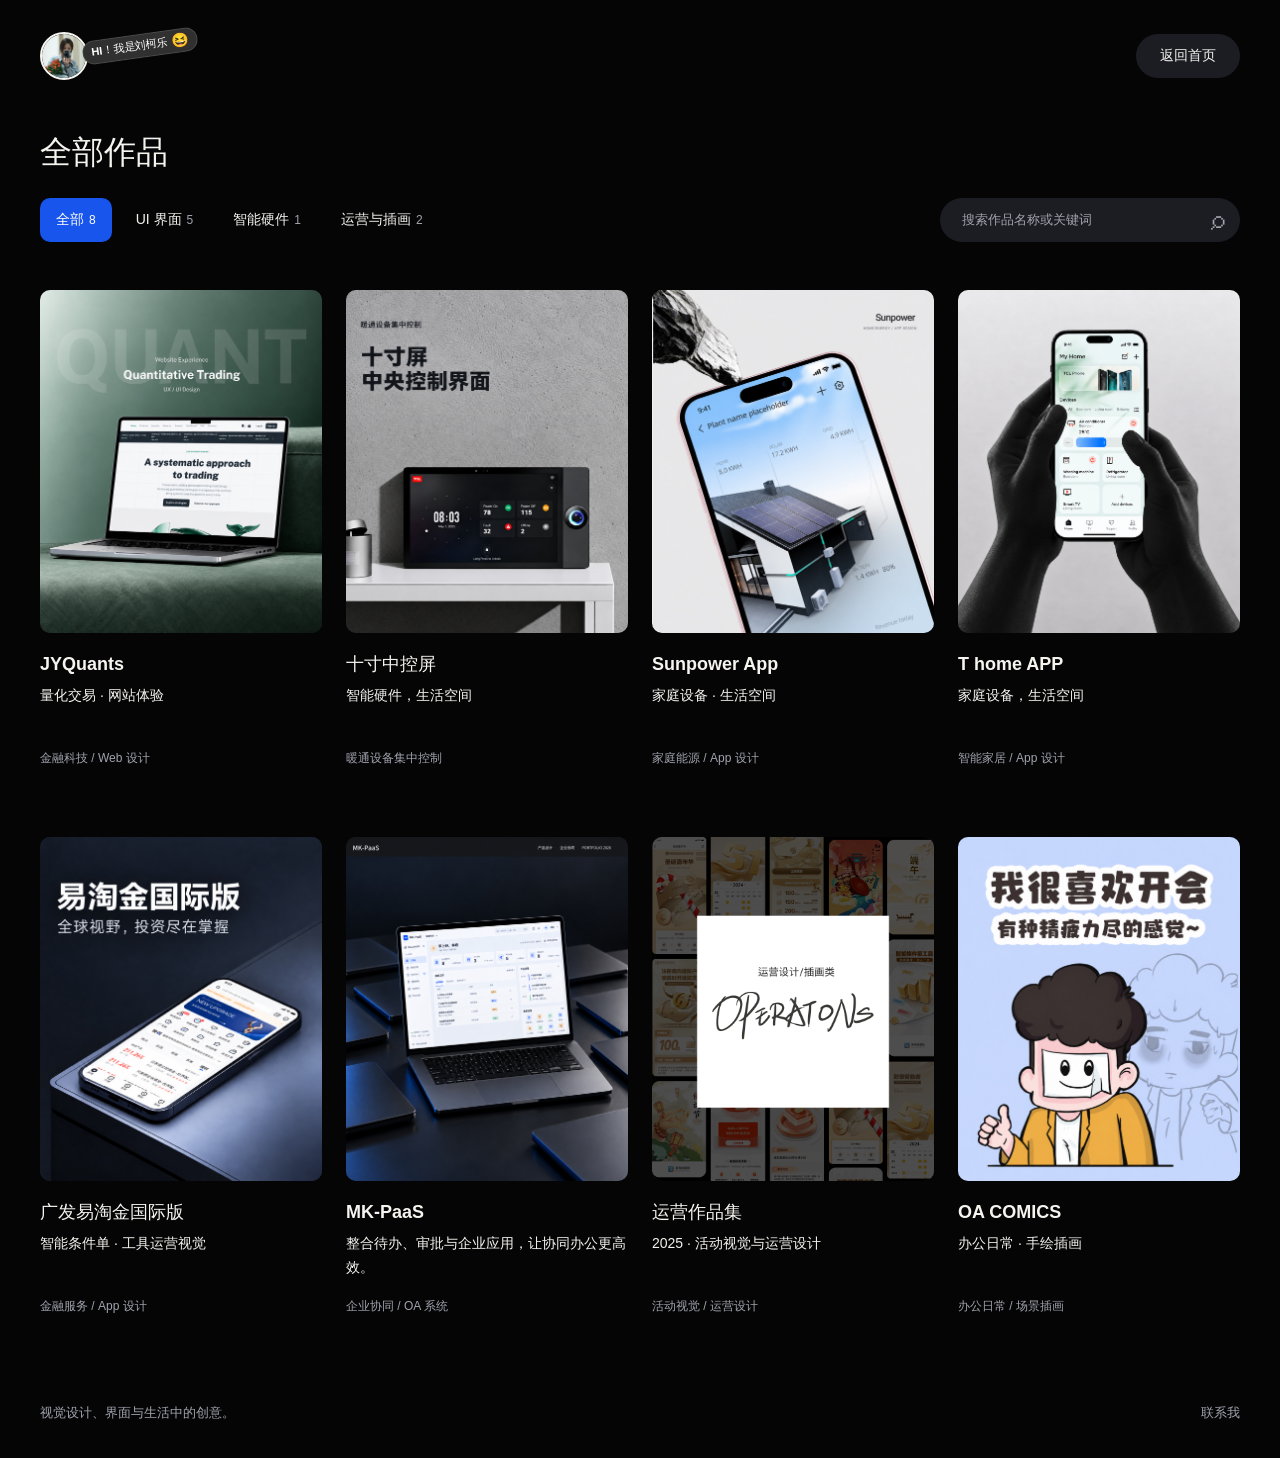
<file: work.html>
<!doctype html>
<html lang="zh-CN">
  <head>
    <meta charset="UTF-8" />
    <meta name="viewport" content="width=device-width, initial-scale=1" />
    <meta name="color-scheme" content="dark" />
    <meta name="description" content="浏览智能硬件、UI 界面与运营插画作品。" />
    <title>全部作品 | Folio</title>
    <link rel="stylesheet" href="work.css?v=20260928-release" />
    <link rel="stylesheet" href="avatar.css?v=20260928-release" />
    <script src="projects.js?v=20260929-ctl-avif" defer></script>
    <script src="project-cards.js?v=20260929-return-origin" defer></script>
    <script src="avatar.js?v=20260928-release" defer></script>
    <script src="work.js?v=20260929-return-origin" defer></script>
  </head>
  <body>
    <a class="skip-link" href="#work-index">跳转到作品</a>
    <header class="page-header page-shell">
      <a class="wordmark wordmark--avatar" href="index.html" aria-label="刘柯乐 · 返回首页">
        <span class="wordmark-portrait">
          <img src="assets/identity/kele-flowers-portrait.jpg?v=20260928-lossless" width="810" height="1216" alt="刘柯乐抱着花束、手持相机的上半身头像" decoding="async" />
        </span>
        <span class="wordmark-greeting">HI！我是刘柯乐 <span class="wordmark-expression" aria-hidden="true">😆</span></span>
      </a>
      <a class="back-home" href="index.html#selected-work">返回首页</a>
    </header>
    <main class="page-shell" id="work-index">
      <h1 class="work-title">全部作品</h1>
      <div class="work-toolbar">
        <nav class="work-filters" aria-label="作品分类"></nav>
        <form class="work-search" role="search">
          <label class="sr-only" for="work-search">搜索作品</label>
          <input id="work-search" type="search" placeholder="搜索作品名称或关键词" autocomplete="off" />
          <button type="submit" aria-label="搜索">⌕</button>
        </form>
      </div>
      <p id="result-status" class="sr-only" role="status" aria-live="polite">正在加载作品</p>
      <section class="work-grid" aria-label="作品列表"></section>
      <div class="empty-state" hidden>
        <h2>没有找到相关作品</h2>
        <p>试试其他关键词，或查看全部作品。</p>
        <button type="button" id="reset-filters">查看全部作品</button>
      </div>
      <footer class="page-footer">
        <p>视觉设计、界面与生活中的创意。</p>
        <a href="mailto:749861561@qq.com">联系我</a>
      </footer>
      <noscript><p>请启用 JavaScript 查看作品列表。</p></noscript>
    </main>
  </body>
</html>
</file>
<file: styles.css>
/* Reference-inspired condensed display type; self-hosted under SIL OFL. */
@font-face {
  font-family: "Anton";
  src: url("assets/fonts/Anton-Regular.ttf") format("truetype");
  font-style: normal;
  font-weight: 400;
  font-display: swap;
}

:root {
  --bg: #050506;
  --surface: #101115;
  --text: #f5f4ef;
  --muted: #9b9ba3;
  --line: #27282e;
  --cyan: #78dfff;
  --page-pad: clamp(1.25rem, 3vw, 3.5rem);
  --section-gap: clamp(7rem, 13vw, 14rem);
  --desktop-scene-height: clamp(48rem, 100dvh, 56.25rem);
  --ease: cubic-bezier(0.16, 1, 0.3, 1);
  color-scheme: dark;
}

* { box-sizing: border-box; }
html { scroll-behavior: smooth; scroll-padding-top: 7rem; }
body {
  margin: 0;
  overflow-x: hidden;
  background: var(--bg);
  color: var(--text);
  font-family: "Helvetica Neue", "Arial Nova", Arial, sans-serif;
  font-size: 1rem;
  line-height: 1.5;
  text-rendering: optimizeLegibility;
}
a { color: inherit; text-decoration: none; }
button, a { -webkit-tap-highlight-color: transparent; }
button { color: inherit; font: inherit; }
img { display: block; width: 100%; height: 100%; object-fit: cover; }
h1, h2, h3, p { margin: 0; }
h1, h2, h3 {
  font-family: Impact, Haettenschweiler, "Arial Narrow Bold", sans-serif;
  font-stretch: condensed;
  font-weight: 800;
  letter-spacing: 0;
  text-transform: uppercase;
}
:focus-visible { outline: 3px solid var(--cyan); outline-offset: 5px; }

.skip-link {
  position: fixed; top: .75rem; left: .75rem; z-index: 50;
  padding: .75rem 1rem; transform: translateY(-160%);
  border-radius: 999px; background: var(--text); color: #111115; font-weight: 700;
}
.skip-link:focus { transform: translateY(0); }
.section-shell { width: min(100%, 100rem); margin-inline: auto; padding-inline: var(--page-pad); }

.site-header {
  position: fixed; inset: 0 0 auto; z-index: 40;
  display: grid; grid-template-columns: 1fr auto 1fr; align-items: center;
  min-height: 6.5rem; padding-inline: var(--page-pad);
  border-bottom: 1px solid rgba(255,255,255,.06);
  background: rgba(5,5,6,.84);
  backdrop-filter: blur(18px) saturate(125%);
  -webkit-backdrop-filter: blur(18px) saturate(125%);
}
.wordmark {
  width: max-content; font-size: clamp(2rem, 3.1vw, 3rem); font-weight: 800;
  letter-spacing: 0; line-height: 1;
}
.site-nav { display: flex; align-items: center; gap: clamp(2rem, 5vw, 5.5rem); white-space: nowrap; }
.site-nav a { position: relative; font-size: clamp(.95rem, 1.25vw, 1.2rem); font-weight: 500; }
.site-nav a::after {
  position: absolute; right: 0; bottom: -.45rem; left: 0; height: 1px; content: "";
  transform: scaleX(0); transform-origin: right; background: currentColor;
  transition: transform 260ms var(--ease);
}
.site-nav a:hover::after, .site-nav a:focus-visible::after { transform: scaleX(1); transform-origin: left; }
.header-contact {
  position: relative;
  display: inline-block;
  justify-self: end;
  padding: 1px;
  border-radius: 999px;
  overflow: hidden;
  white-space: nowrap;
  isolation: isolate;
  transition: transform 220ms var(--ease);
}
.header-contact .border-gradient-bottom,
.header-contact .border-gradient-top {
  position: absolute;
  z-index: 0;
  inset: -160%;
  width: auto;
  height: auto;
  border-radius: 50%;
  opacity: .9;
  background: conic-gradient(from 0deg, transparent 0 43%, var(--star-color, white) 49%, transparent 55% 100%);
  pointer-events: none;
  animation: star-border-orbit var(--star-speed, 5s) linear infinite;
}
.header-contact .border-gradient-bottom {
  filter: blur(7px);
  opacity: .58;
}
.header-contact .border-gradient-top {
  animation-delay: -2.5s;
}
.header-contact .inner-content {
  position: relative;
  z-index: 1;
  display: inline-flex;
  min-height: 4rem;
  align-items: center;
  gap: 1.2rem;
  padding: 0 2rem;
  border: 1px solid var(--line);
  border-radius: 999px;
  background: var(--bg);
  color: var(--text);
  font-size: clamp(.95rem, 1.25vw, 1.2rem);
  font-weight: 500;
  transition: background-color 220ms ease, border-color 220ms ease, box-shadow 220ms ease;
}
.header-contact:hover, .header-contact:focus-visible {
  transform: translateY(-2px);
}
.header-contact:hover .inner-content, .header-contact:focus-visible .inner-content {
  border-color: rgba(255,255,255,.72);
  background: rgba(5,5,6,.96);
  box-shadow: inset 0 0 0 1px rgba(255,255,255,.05);
}
@keyframes star-border-orbit { to { transform: rotate(1turn); } }
.menu-button { display: none; min-width: 3.25rem; min-height: 2.75rem; padding: 0; border: 0; background: transparent; }

.hero-world {
  position: relative;
  overflow: hidden;
  isolation: isolate;
  background: var(--bg);
}
.hero-world-visual {
  position: absolute;
  inset: 0;
  z-index: -2;
  overflow: hidden;
  background: var(--bg);
}
.hero-world-visual::before {
  position: absolute;
  top: clamp(17rem, 28dvh, 21rem);
  left: 50%;
  z-index: 0;
  width: min(104rem, 122vw);
  height: clamp(38rem, 67vw, 58rem);
  content: "";
  pointer-events: none;
  opacity: .42;
  background:
    radial-gradient(circle at 16% 58%, rgba(59, 70, 255, .62), transparent 42%),
    radial-gradient(circle at 31% 82%, rgba(24, 211, 242, .48), transparent 44%),
    radial-gradient(circle at 72% 35%, rgba(120, 76, 255, .4), transparent 44%),
    radial-gradient(circle at 88% 69%, rgba(48, 175, 145, .42), transparent 46%);
  filter: blur(clamp(5rem, 8vw, 9rem)) saturate(105%);
  mix-blend-mode: screen;
  transform: translateX(-50%);
  -webkit-mask-image: radial-gradient(ellipse 48% 62% at 50% 60%, transparent 0 14%, rgba(0,0,0,.28) 35%, #000 62%, rgba(0,0,0,.58) 80%, transparent 100%);
  mask-image: radial-gradient(ellipse 48% 62% at 50% 60%, transparent 0 14%, rgba(0,0,0,.28) 35%, #000 62%, rgba(0,0,0,.58) 80%, transparent 100%);
}
.hero-world-visual::after {
  position: absolute;
  inset: 0;
  z-index: 2;
  content: "";
  pointer-events: none;
  background:
    linear-gradient(180deg, #050506 0, rgba(5,5,6,.86) 13%, transparent 33%, transparent 76%, rgba(5,5,6,.3) 100%),
    radial-gradient(ellipse 82% 76% at 50% 63%, transparent 48%, rgba(5,5,6,.2) 78%, #050506 100%);
}
.hero-world-visual img {
  position: absolute;
  top: 0;
  left: 50%;
  z-index: 1;
  width: max(100%, 120dvh);
  max-width: none;
  height: auto;
  min-height: 0;
  object-position: center top;
  transform: translate(-50%, clamp(10rem, 24dvh, 15rem)) scale(1.04);
  transform-origin: center top;
}
.hero {
  position: relative; display: grid; min-height: 100dvh; place-items: start center;
  padding: clamp(10.5rem, 15vh, 13rem) var(--page-pad) 3rem;
}
.hero::after {
  position: absolute; inset: 0; z-index: -1; content: ""; pointer-events: none;
  background: linear-gradient(180deg, rgba(5,5,6,.05), rgba(5,5,6,0) 55%, rgba(5,5,6,.08));
}
.hero-content { display: grid; justify-items: center; width: min(100%, 92rem); text-align: center; }
.hero h1 { font-size: clamp(4rem, 7.4vw, 8.6rem); line-height: .93; }
.hero h1 span { display: block; }
.hero-intro {
  max-width: 59rem; margin-top: clamp(1.8rem, 3vw, 3rem); color: var(--muted);
  font-size: clamp(1.1rem, 1.7vw, 1.65rem); line-height: 1.35;
}
.hero-intro strong { color: var(--text); font-weight: 650; }
.hero-tags {
  display: flex;
  flex-wrap: wrap;
  justify-content: center;
  gap: .75rem;
  margin-top: clamp(2rem, 3.6vw, 3.5rem);
  padding: 0;
  list-style: none;
}
.hero-tags li {
  display: inline-flex;
  min-height: 3.1rem;
  align-items: center;
  justify-content: center;
  padding: 0 1.45rem;
  border: 1px solid rgba(255,255,255,.28);
  border-radius: 999px;
  background: rgba(8,12,20,.56);
  color: var(--text);
  font-size: clamp(.92rem, 1.1vw, 1.05rem);
  font-weight: 600;
  backdrop-filter: blur(16px);
  -webkit-backdrop-filter: blur(16px);
}
.primary-button {
  display: inline-flex; min-height: 4.7rem; align-items: center; gap: 1.6rem;
  margin-top: clamp(2rem, 3.6vw, 3.5rem); padding: 0 2.7rem; border-radius: 999px;
  background: var(--text); color: #111115; font-size: clamp(1rem, 1.4vw, 1.3rem);
  font-weight: 550; white-space: nowrap; transition: transform 220ms var(--ease), box-shadow 220ms ease;
}
.primary-button:hover, .primary-button:focus-visible { transform: translateY(-4px); box-shadow: 0 1.3rem 4rem rgba(77,194,255,.2); }
.primary-button:active, .header-contact:active, .copy-button:active { transform: scale(.98); }

.work-bridge {
  position: relative;
  z-index: 2;
  min-height: 0;
  padding: 0;
  scroll-margin-top: 0;
}
.work-glass-card {
  position: relative;
  display: grid;
  grid-template-columns: 1fr;
  gap: clamp(2rem, 5vw, 4rem);
  align-content: center;
  align-items: end;
  width: 100%;
  min-height: 62dvh;
  margin: 0;
  padding: clamp(3rem, 6vw, 6.5rem) max(var(--page-pad), calc(50vw - 48rem + var(--page-pad))) clamp(6rem, 9vw, 9rem);
  overflow: hidden;
  border: 1px solid rgba(255,255,255,.11);
  border-bottom: 0;
  border-radius: clamp(2rem, 4vw, 4.5rem) clamp(2rem, 4vw, 4.5rem) 0 0;
  background:
    radial-gradient(80% 60% at 72% 0%, rgba(126,91,255,.2), transparent 70%),
    linear-gradient(180deg, rgba(11,20,28,.52) 0%, rgba(4,8,13,.82) 62%, rgba(1,2,4,.98) 100%);
  backdrop-filter: blur(38px) saturate(128%);
  -webkit-backdrop-filter: blur(38px) saturate(128%);
  box-shadow: inset 0 1px 0 rgba(255,255,255,.1), 0 3rem 9rem rgba(0,0,0,.38);
}
.work-glass-card::before {
  position: absolute;
  inset: 0;
  content: "";
  pointer-events: none;
  background: linear-gradient(180deg, transparent 46%, rgba(0,0,0,.18) 68%, rgba(0,0,0,.55) 100%);
}
.work-glass-card > * { position: relative; z-index: 1; }
.work-label { margin-bottom: 1.4rem; color: var(--cyan); font-weight: 600; }
.work-glass-card h2 {
  max-width: none;
  font-size: clamp(3rem, 6vw, 7rem);
  line-height: .94;
}
.work-glass-card h2 span {
  display: block;
  white-space: nowrap;
}
.work-glass-copy { max-width: 52rem; padding-bottom: .45rem; }
.work-glass-copy p { color: rgba(245,244,239,.72); font-size: clamp(.94rem, 1.2vw, 1.12rem); line-height: 1.65; }
.work-glass-copy a {
  display: inline-flex;
  align-items: center;
  gap: 1.2rem;
  min-height: 3.6rem;
  margin-top: 2rem;
  padding: 0 1.6rem;
  border: 1px solid rgba(255,255,255,.65);
  border-radius: 999px;
  font-weight: 550;
  transition: background-color 200ms ease, color 200ms ease, transform 200ms var(--ease);
}
.work-glass-copy a:hover, .work-glass-copy a:focus-visible { background: var(--text); color: #111115; transform: translateY(-2px); }
.media-fallback { position: absolute; inset: 0; display: none; place-items: center; color: var(--muted); font-size: .85rem; }
.has-error img { visibility: hidden; }
.has-error .media-fallback { display: grid; }
.project-showcase {
  position: relative;
  z-index: 3;
  display: grid;
  min-height: 100dvh;
  align-content: center;
  overflow: hidden;
  padding: clamp(7rem, 10vw, 10rem) 0 clamp(4rem, 7vw, 7rem);
  background: var(--bg);
}
.project-showcase-head {
  position: relative;
  z-index: 4;
  display: grid;
  justify-items: center;
  padding-inline: var(--page-pad);
  text-align: center;
}
.project-showcase-head h2 {
  font-size: clamp(4.5rem, 8.7vw, 9.6rem);
  line-height: .86;
  white-space: nowrap;
  text-wrap: balance;
}
.project-tabs {
  display: flex;
  align-items: center;
  justify-content: center;
  gap: .65rem;
  margin-top: clamp(3rem, 5vw, 5rem);
}
.project-tab {
  min-height: 2.8rem;
  padding: 0 1.25rem;
  border: 0;
  border-radius: .35rem;
  background: #1c2027;
  color: #81838a;
  cursor: pointer;
  font-size: clamp(.9rem, 1vw, 1.05rem);
  font-weight: 550;
  white-space: nowrap;
  transition: background-color 220ms ease, color 220ms ease, transform 220ms var(--ease);
}
.project-tab:hover { color: var(--text); }
.project-tab.is-active { background: var(--text); color: #111115; }
.project-tab:active { transform: scale(.97); }
.project-stage {
  position: relative;
  height: clamp(27rem, 38vw, 36rem);
  margin-top: clamp(4.5rem, 7vw, 7rem);
}
.project-track { position: absolute; inset: 0; }
.showcase-card {
  position: absolute;
  top: 0;
  left: 50%;
  display: flex;
  width: min(40rem, 43vw);
  height: 100%;
  flex-direction: column;
  justify-content: space-between;
  padding: clamp(2.5rem, 4vw, 4.4rem);
  overflow: hidden;
  border: 1px solid rgba(255,255,255,.035);
  border-radius: clamp(.9rem, 1.5vw, 1.8rem);
  background: #11141a;
  color: var(--text);
  transition: transform 750ms var(--ease), opacity 500ms ease, filter 500ms ease, background-color 500ms ease;
  will-change: transform;
}
.showcase-card::after {
  position: absolute;
  inset: 0;
  content: "";
  pointer-events: none;
  background: radial-gradient(80% 65% at 50% 0%, rgba(120,223,255,.055), transparent 70%);
}
.showcase-card.is-active {
  z-index: 3;
  transform: translateX(-50%);
  background: #13161c;
  opacity: 1;
  filter: none;
}
.showcase-card.is-before {
  z-index: 1;
  transform: translateX(calc(-50% - min(45vw, 43rem)));
  opacity: .52;
  filter: brightness(.78);
}
.showcase-card.is-far-before {
  z-index: 0;
  transform: translateX(calc(-50% - min(88vw, 84rem)));
  opacity: .12;
  filter: brightness(.45);
}
.showcase-card.is-after {
  z-index: 1;
  transform: translateX(calc(-50% + min(45vw, 43rem)));
  opacity: .52;
  filter: brightness(.78);
}
.showcase-card.is-far-after {
  z-index: 0;
  transform: translateX(calc(-50% + min(88vw, 84rem)));
  opacity: .12;
  filter: brightness(.45);
}
.showcase-card-hit {
  position: absolute;
  inset: 0;
  z-index: 5;
  border: 0;
  background: transparent;
  cursor: pointer;
}
.showcase-card.is-active .showcase-card-hit { pointer-events: none; }
.showcase-card-copy { position: relative; z-index: 2; }
.showcase-card-copy > p { margin-bottom: 1rem; color: #777a83; font-size: .85rem; font-weight: 600; }
.showcase-card-copy h3 {
  max-width: 10ch;
  font-size: clamp(3rem, 4.8vw, 5.5rem);
  line-height: .91;
}
.showcase-card-copy span {
  display: block;
  max-width: 34rem;
  margin-top: 1.6rem;
  color: #8f9199;
  font-size: clamp(1rem, 1.3vw, 1.2rem);
  line-height: 1.45;
}
.showcase-card.is-detailed { justify-content: space-between; }
.showcase-card.is-detailed .showcase-card-copy {
  width: 100%;
}
#project-panel-identity,
#project-panel-digital,
#project-panel-motion {
  padding-top: clamp(4.5rem, 6.5vw, 5.5rem);
}
#project-panel-identity .showcase-card-copy,
#project-panel-digital .showcase-card-copy,
#project-panel-motion .showcase-card-copy {
  display: flex;
  height: 100%;
  flex-direction: column;
}
#project-panel-identity .showcase-card-description,
#project-panel-digital .showcase-card-description,
#project-panel-motion .showcase-card-description {
  margin-top: auto;
  padding-top: clamp(2rem, 3vw, 3rem);
}
.showcase-card.is-detailed .showcase-card-copy h3 {
  max-width: none;
  font-size: clamp(calc(1.85rem + 2px), calc(3vw + 2px), calc(3.2rem + 2px));
  font-weight: 900;
  line-height: 1.04;
  letter-spacing: 0;
  text-transform: none;
}
.showcase-card-period {
  display: inline-flex;
  width: max-content;
  min-height: 1.8rem;
  align-items: center;
  margin-top: .85rem;
  padding: .2rem .78rem;
  border-radius: 999px;
  background: #696a70;
  color: #f5f4ef;
  font-size: .78rem;
  font-weight: 500;
  line-height: 1;
}
.showcase-card-description {
  display: grid;
  gap: .65rem;
  max-width: 36rem;
  margin-top: 1.25rem;
  color: #9b9da5;
  font-size: clamp(.78rem, .95vw, .94rem);
  line-height: 1.58;
}
.showcase-card-description p { margin: 0; }
.showcase-card-list {
  padding-left: 1.15rem;
  list-style: disc;
}
.showcase-card-list li { margin: 0; }
.showcase-card-list strong {
  color: #d7d8dc;
  font-weight: 750;
}
.showcase-cta {
  display: inline-flex;
  min-height: 4.2rem;
  align-items: center;
  justify-self: center;
  gap: 1.2rem;
  margin-top: clamp(4rem, 7vw, 7rem);
  padding: 0 2.1rem;
  border: 1px solid #5a5c63;
  border-radius: 999px;
  font-size: 1.05rem;
  font-weight: 600;
  white-space: nowrap;
  transition: background-color 220ms ease, color 220ms ease, transform 220ms var(--ease);
}
.showcase-cta { cursor: default; }

.process-interlude {
  position: relative;
  z-index: 2;
  min-height: clamp(66rem, 74vw, 80rem);
  overflow: hidden;
  isolation: isolate;
  background: #f7f6f2;
  color: #070708;
}
.process-copy {
  position: relative;
  z-index: 3;
  display: grid;
  justify-items: center;
  padding: clamp(6rem, 8vw, 8.5rem) var(--page-pad) 0;
  text-align: center;
}
.process-copy > p:first-child {
  margin-bottom: clamp(2.2rem, 3vw, 3rem);
  padding: .5rem 1rem;
  border-radius: .35rem;
  background: #e7e5e1;
  font-size: .8rem;
  font-weight: 700;
  letter-spacing: 0;
  text-transform: uppercase;
}
.process-copy h2 {
  max-width: none;
  font-size: clamp(4.8rem, 9vw, 9.5rem);
  line-height: .87;
}
.process-copy h2 span { display: block; white-space: nowrap; }
.process-intro {
  max-width: 39rem;
  margin-top: clamp(2.3rem, 3vw, 3.2rem);
  font-size: clamp(1.15rem, 1.7vw, 1.55rem);
  line-height: 1.35;
}
.process-copy a {
  display: inline-flex;
  min-height: 4.5rem;
  align-items: center;
  margin-top: clamp(2.3rem, 3vw, 3rem);
  padding: 0 2.35rem;
  border-radius: 999px;
  background: #bca5ff;
  color: #111115;
  font-size: clamp(1rem, 1.25vw, 1.2rem);
  font-weight: 600;
  white-space: nowrap;
  transition: transform 220ms var(--ease), background-color 220ms ease, box-shadow 220ms ease;
}
.process-copy a:hover, .process-copy a:focus-visible {
  transform: translateY(-3px);
  background: #c9b7ff;
  box-shadow: 0 1rem 3rem rgba(100,75,185,.2);
}
.process-copy a:active { transform: scale(.98); }
.process-art {
  position: absolute;
  right: 0;
  bottom: 0;
  left: 0;
  z-index: 1;
  width: auto;
  margin: 0;
  transform: none;
}
.process-art img { height: auto; object-fit: contain; }
.process-interlude::after {
  position: absolute;
  right: 0;
  bottom: -1px;
  left: 0;
  z-index: 4;
  height: clamp(2.5rem, 4vw, 4rem);
  content: "";
  border-radius: clamp(2rem, 4vw, 4rem) clamp(2rem, 4vw, 4rem) 0 0;
  background: var(--bg);
}

.services { padding-top: 0; }
.services-statement { max-width: 88rem; padding-block: clamp(4rem,7vw,7rem); }
.services-statement p { margin-bottom: 2rem; color: var(--cyan); font-weight: 600; }
.services-statement h2 { font-size: clamp(3rem,6.8vw,7.7rem); line-height: .96; }
.service-list { display: grid; grid-template-columns: 1.05fr .95fr 1fr; gap: 1px; background: var(--line); border: 1px solid var(--line); }
.service-list article { min-height: 20rem; padding: clamp(1.7rem,3.5vw,3.7rem); background: var(--bg); }
.service-list h3 { font-size: clamp(2rem,3.5vw,4rem); line-height: .98; }
.service-list p { max-width: 23rem; margin-top: 6rem; color: var(--muted); }

.partners {
  position: relative;
  width: calc(100% - 3rem);
  max-width: 90rem;
  height: clamp(40rem, 82dvh, 62rem);
  margin: var(--section-gap) auto 0;
  overflow: hidden;
  isolation: isolate;
  border: 0;
  border-radius: clamp(2.2rem, 4vw, 3.6rem);
  background: #050506;
  box-shadow: 0 3rem 9rem rgba(0,0,0,.34);
}
.partners-aurora {
  position: absolute;
  inset: 0;
  z-index: -2;
  overflow: hidden;
  border-radius: inherit;
  background:
    radial-gradient(56% 52% at 34% 0%, rgba(0,222,242,.94), transparent 70%),
    radial-gradient(48% 43% at 64% 1%, rgba(209,164,234,.7), transparent 72%),
    radial-gradient(48% 58% at 0% 0%, rgba(98,36,222,.86), transparent 72%),
    radial-gradient(48% 58% at 100% 0%, rgba(42,143,140,.7), transparent 72%),
    #090a14;
}
.partners-aurora::after {
  position: absolute;
  inset: 0;
  content: "";
  background:
    radial-gradient(ellipse 42% 30% at 50% 7%, rgba(255,255,255,.16), transparent 74%),
    linear-gradient(180deg, transparent 19%, rgba(5,5,6,.12) 44%, rgba(5,5,6,.9) 72%, #050506 84%);
}
.partners-copy {
  position: relative;
  z-index: 2;
  display: grid;
  justify-items: center;
  padding: clamp(7rem, 9vw, 9rem) var(--page-pad) 0;
  text-align: center;
}
.partners-copy > p {
  margin-bottom: clamp(2rem, 2.8vw, 2.8rem);
  padding: .48rem .9rem;
  border: 1px solid rgba(255,255,255,.08);
  border-radius: .35rem;
  background: rgba(8,9,20,.28);
  color: rgba(245,244,239,.86);
  box-shadow: inset 0 1px 0 rgba(255,255,255,.08);
  backdrop-filter: blur(12px);
  -webkit-backdrop-filter: blur(12px);
  font-size: .76rem;
  font-weight: 700;
  letter-spacing: 0;
  text-transform: uppercase;
}
.partners-copy h2 {
  display: grid;
  max-width: 11ch;
  font-size: clamp(5rem, 8.4vw, 8.4rem);
  line-height: .84;
  text-wrap: balance;
}
.partners-copy h2 span { display: block; }
/* Fade against the section bounds so the cropped artwork has no hard edge. */
.partners-art {
  position: absolute;
  inset: 0;
  z-index: 3;
  pointer-events: none;
  -webkit-mask-image: linear-gradient(to bottom, #000 55%, rgba(0,0,0,.98) 62%, rgba(0,0,0,.82) 72%, rgba(0,0,0,.45) 82%, rgba(0,0,0,.13) 91%, transparent 100%);
  mask-image: linear-gradient(to bottom, #000 55%, rgba(0,0,0,.98) 62%, rgba(0,0,0,.82) 72%, rgba(0,0,0,.45) 82%, rgba(0,0,0,.13) 91%, transparent 100%);
}
.partners-mascot {
  position: absolute;
  bottom: -42%;
  left: 50%;
  z-index: 3;
  width: min(56rem, 86dvh, 80vw);
  margin: 0;
  transform: translateX(-50%);
  pointer-events: none;
}
.partners-mascot img {
  height: auto;
  object-fit: contain;
}
.partner-rail {
  position: absolute;
  right: 0;
  bottom: clamp(2.5rem, 5dvh, 4.5rem);
  left: 0;
  z-index: 5;
  padding-block: 1.25rem;
  overflow: hidden;
  cursor: grab;
  touch-action: pan-y;
  user-select: none;
  -webkit-user-select: none;
  mask-image: linear-gradient(90deg, transparent, #000 5%, #000 95%, transparent);
  -webkit-mask-image: linear-gradient(90deg, transparent, #000 5%, #000 95%, transparent);
}
.partner-rail:active { cursor: grabbing; }
.partner-flow {
  transform: translate3d(var(--partner-shift, 0px), 0, 0);
  transition: transform 600ms var(--ease);
  will-change: transform;
}
.partner-rail.is-dragging .partner-flow { transition: none; }
.partner-track {
  display: flex;
  width: max-content;
  animation: partner-marquee 34s linear infinite;
  will-change: transform;
}
.partner-rail:hover .partner-track, .partner-rail:focus-visible .partner-track { animation-play-state: paused; }
.partner-logo-group { display: flex; gap: 1rem; padding-right: 1rem; }
.partner-logo-card {
  display: grid;
  width: clamp(13rem, 17vw, 17rem);
  height: clamp(6.25rem, 7.6vw, 7.6rem);
  place-items: center;
  flex: none;
  transform: translate3d(0, var(--logo-lift, 0px), 0) scale(var(--logo-scale, 1));
  border: 1px solid rgba(255,255,255,.08);
  border-radius: 1.5rem;
  background: rgba(9,11,14,.7);
  color: rgba(245,244,239,.76);
  box-shadow: inset 0 1px 0 rgba(255,255,255,.07);
  backdrop-filter: blur(22px) saturate(118%);
  -webkit-backdrop-filter: blur(22px) saturate(118%);
  font-size: clamp(1.3rem, 2vw, 2rem);
  font-weight: 650;
  letter-spacing: 0;
  transition: transform 240ms var(--ease), color 200ms ease, background-color 200ms ease, border-color 200ms ease;
}
.partner-logo-card.is-near, .partner-logo-card:hover {
  border-color: rgba(120,223,255,.24);
  background: rgba(14,24,29,.82);
  color: var(--text);
}
.logo-frame span { font-weight: 350; letter-spacing: 0; }
.logo-orbit span { font-style: italic; font-weight: 750; }
.logo-north span { font-weight: 450; letter-spacing: 0; }
.logo-hush span { font-weight: 300; letter-spacing: 0; }
.logo-arc span { font-family: ui-monospace, SFMono-Regular, Menlo, monospace; font-size: .82em; letter-spacing: 0; }
@keyframes partner-marquee { to { transform: translateX(-50%); } }
.partners + .contact { margin-top: 0; }

.contact {
  display: grid; grid-template-columns: 1.2fr .8fr; gap: clamp(3rem,8vw,10rem); align-items: end;
  margin-top: var(--section-gap); padding-top: clamp(5rem,10vw,10rem); padding-bottom: clamp(5rem,10vw,10rem);
  border-top: 1px solid var(--line);
}
.contact-copy > p { margin-bottom: 1.2rem; color: var(--muted); }
.contact h2 { font-size: clamp(4rem,9vw,10rem); line-height: .88; }
.contact-actions { padding-bottom: .8rem; }
.contact-email {
  display: grid;
  gap: .2rem;
  max-width: 38rem;
  overflow-wrap: anywhere;
  font-size: clamp(1rem, 1.5vw, 1.4rem);
  font-weight: 550;
  letter-spacing: 0;
  line-height: 1.55;
}
.contact-email span { display: block; }
.copy-button {
  display: inline-flex; min-width: 8rem; min-height: 3.2rem; align-items: center; justify-content: center;
  margin-top: 1.6rem; padding: 0 1.2rem;
  border: 1px solid var(--line); border-radius: 999px; background: transparent; cursor: pointer;
  font-size: .88rem; font-weight: 600; transition: background-color 180ms ease, color 180ms ease;
}
.copy-button:hover, .copy-button:focus-visible { background: var(--text); color: #111115; }
.end-scene {
  position: relative;
  min-height: clamp(36rem, 42vw, 48rem);
  overflow: hidden;
  isolation: isolate;
  background: #000;
}
.end-back {
  position: fixed;
  bottom: max(1.5rem, env(safe-area-inset-bottom));
  left: max(var(--page-pad), env(safe-area-inset-left));
  z-index: 30;
  display: inline-flex;
  min-height: 3.25rem;
  align-items: center;
  gap: .65rem;
  padding: 0 1.25rem;
  border: 1px solid rgba(255,255,255,.72);
  border-radius: 999px;
  background: rgba(255,255,255,.82);
  color: #111115;
  font-size: clamp(.78rem, 1vw, .95rem);
  font-weight: 550;
  backdrop-filter: blur(20px) saturate(150%);
  -webkit-backdrop-filter: blur(20px) saturate(150%);
  box-shadow: inset 0 1px 0 rgba(255,255,255,.9), 0 1rem 2.5rem rgba(0,0,0,.24);
  transition: background-color 200ms ease, transform 200ms var(--ease);
}
.end-back-icon { display: block; width: 1.125rem; height: 1.125rem; flex: 0 0 auto; object-fit: contain; }
.end-back:hover, .end-back:focus-visible { background: #fff; transform: translateY(-2px); }
.end-word {
  position: absolute;
  right: -2vw;
  bottom: -.04em;
  left: -2vw;
  z-index: 1;
  color: var(--text);
  font-size: clamp(8rem, 17vw, 20rem);
  font-weight: 800;
  letter-spacing: 0;
  line-height: .72;
  text-align: center;
  white-space: nowrap;
}
.end-mascot {
  position: absolute;
  bottom: 0;
  left: 50%;
  z-index: 3;
  width: min(72rem, 76vw);
  height: clamp(18rem, 26vw, 26rem);
  margin: 0;
  transform: translateX(-50%);
  overflow: visible;
  pointer-events: none;
}
.end-mascot-reveal { position: relative; z-index: 1; width: 100%; height: 100%; }
.end-mascot img {
  position: absolute;
  top: -10%;
  left: 0;
  height: auto;
  object-fit: contain;
}

[data-reveal] { opacity: 1; transform: none; }
.js [data-reveal] { opacity: 0; transform: translateY(2rem); transition: opacity 700ms var(--ease), transform 700ms var(--ease); }
.js [data-reveal].is-visible { opacity: 1; transform: translateY(0); }

@media (hover: hover) and (pointer: fine) and (prefers-reduced-motion: no-preference) {
  .end-mascot { pointer-events: auto; }
  .end-mascot-reveal {
    transition: transform 650ms cubic-bezier(.16, 1, .3, 1);
    will-change: transform;
  }
  .end-mascot:hover .end-mascot-reveal,
  .js .end-mascot:hover .end-mascot-reveal { transform: translateY(-200px); }
}

@keyframes image-loading { to { transform: translateX(120%); } }

/* Target cursor: native equivalent of the supplied TargetCursor component. */
@media (hover: hover) and (pointer: fine) and (prefers-reduced-motion: no-preference) {
  html.has-target-cursor,
  html.has-target-cursor * { cursor: none !important; }

  .target-cursor {
    --cursor-x: 50vw;
    --cursor-y: 50vh;
    position: fixed;
    top: 0;
    left: 0;
    z-index: 2147483647;
    width: 0;
    height: 0;
    opacity: 0;
    pointer-events: none;
    transform: translate3d(var(--cursor-x), var(--cursor-y), 0) scale(1);
    transition: opacity 160ms ease, transform 200ms var(--ease);
    will-change: transform;
  }
  .target-cursor.is-visible { opacity: 1; }
  .target-cursor.is-pressed { transform: translate3d(var(--cursor-x), var(--cursor-y), 0) scale(.88); }
  .target-cursor-dot {
    position: absolute;
    top: -2px;
    left: -2px;
    width: 4px;
    height: 4px;
    border-radius: 50%;
    background: #f5f4ef;
    box-shadow: 0 0 0 1px rgba(5,5,6,.28);
    transition: transform 200ms var(--ease);
  }
  .target-cursor.is-pressed .target-cursor-dot { transform: scale(.7); }
  .target-cursor-spinner {
    position: absolute;
    top: 0;
    left: 0;
    width: 0;
    height: 0;
    animation: target-cursor-spin 2s linear infinite;
    will-change: transform;
  }
  .target-cursor.is-targeting .target-cursor-spinner { animation: none; transform: rotate(0deg); }
  .target-cursor-corner {
    --corner-x: 0px;
    --corner-y: 0px;
    position: absolute;
    top: 0;
    left: 0;
    width: 12px;
    height: 12px;
    border: 2px solid #f5f4ef;
    filter: drop-shadow(0 1px 1px rgba(5,5,6,.42));
    transform: translate3d(var(--corner-x), var(--corner-y), 0);
    transition: transform 200ms var(--ease);
    will-change: transform;
  }
  .target-cursor-corner.is-top-left { border-right: 0; border-bottom: 0; }
  .target-cursor-corner.is-top-right { border-bottom: 0; border-left: 0; }
  .target-cursor-corner.is-bottom-right { border-top: 0; border-left: 0; }
  .target-cursor-corner.is-bottom-left { border-top: 0; border-right: 0; }
}

@keyframes target-cursor-spin { to { transform: rotate(360deg); } }

@media (min-width: 721px) {
  .hero-world-visual img {
    width: max(100%, calc(var(--desktop-scene-height) * 1.2));
    transform: translate(-50%, calc(clamp(10rem, calc(var(--desktop-scene-height) * .24), 15rem) + 25rem)) scale(.624);
  }

  .hero,
  .project-showcase,
  .process-interlude,
  .partners {
    height: var(--desktop-scene-height);
    min-height: 0;
    max-height: 56.25rem;
  }

  .work-glass-card {
    height: calc(100dvh - 6.5rem);
    min-height: 0;
    max-height: none;
  }

  .project-showcase {
    align-content: start;
    padding: clamp(5rem, 10dvh, 5.75rem) 0 1.5rem;
  }
  .project-showcase-head h2 { font-size: clamp(4rem, 6.2vw, 6rem); }
  .project-tabs { margin-top: 1.5rem; }
  .project-stage {
    height: clamp(22rem, 48dvh, 27rem);
    margin-top: 1.75rem;
  }
  .showcase-card { padding: clamp(2rem, 3vw, 3rem); }
  .showcase-card-copy h3 { font-size: clamp(2.7rem, 3.7vw, 4.2rem); }
  .showcase-card-copy span { margin-top: 1rem; }
  .showcase-card.is-detailed .showcase-card-copy h3 { font-size: clamp(calc(1.85rem + 2px), calc(3vw + 2px), calc(2.65rem + 2px)); }
  .showcase-card-description { gap: .5rem; margin-top: 1.1rem; font-size: clamp(.76rem, 1.15vw, .86rem); line-height: 1.5; }
  .showcase-cta {
    min-height: 3.6rem;
    margin-top: 1.25rem;
  }

  .process-copy { padding-top: clamp(5rem, 10dvh, 5.75rem); }
  .process-copy > p:first-child { margin-bottom: 1.5rem; }
  .process-copy h2 { font-size: clamp(4.4rem, 7vw, 7rem); }
  .process-intro { margin-top: 1.75rem; }
  .process-copy a {
    min-height: 4rem;
    margin-top: 1.75rem;
  }
  .process-art {
    right: auto;
    bottom: -12rem;
    left: 50%;
    width: min(55rem, 68vw);
    transform: translateX(-50%);
  }

  .partners-copy { padding-top: clamp(5rem, 10dvh, 5.75rem); }
  .partners-copy > p { margin-bottom: 1.5rem; }
  .partners-copy h2 { font-size: clamp(4.75rem, 7vw, 7rem); }
  .partners-mascot {
    bottom: -55%;
    width: min(56rem, calc(var(--desktop-scene-height) * .86), 80vw);
  }
}

@media (max-width: 960px) {
  .site-header { grid-template-columns: 1fr auto; }
  .site-nav { display: none; }
  .header-contact { min-height: 3.5rem; }
  .hero { min-height: 57rem; padding-top: 10rem; }
  .work-bridge { min-height: 0; }
  .work-glass-card { grid-template-columns: 1fr; align-content: end; }
  .work-glass-copy { max-width: 52rem; }
  .project-showcase { min-height: 60rem; }
  .project-showcase-head h2 { font-size: clamp(4rem, 11.5vw, 7rem); }
  .showcase-card { width: min(34rem, 58vw); }
  .showcase-card.is-before { transform: translateX(calc(-50% - 59vw)); }
  .showcase-card.is-after { transform: translateX(calc(-50% + 59vw)); }
  .process-interlude { min-height: 68rem; }
  .process-copy h2 { font-size: clamp(4.5rem, 11vw, 7rem); }
  .process-art { right: -12%; left: -12%; width: auto; }
  .service-list { grid-template-columns: 1fr; }
  .service-list article { min-height: auto; }
  .service-list p { margin-top: 3rem; }
  .partners { height: 52rem; }
  .partners-mascot { width: min(50rem, 82vw); }
  .partner-rail { bottom: 4.5rem; }
  .contact { grid-template-columns: 1fr; }
}

@media (max-width: 720px) {
  :root { --section-gap: 7.5rem; }
  .site-header { min-height: 5rem; }
  .wordmark { font-size: 2rem; }
  .header-contact { display: none; }
  .menu-button { display: inline-flex; align-items: center; justify-content: flex-end; cursor: pointer; }
  .site-nav {
    position: absolute; top: 100%; right: 0; left: 0; display: none; align-items: stretch; gap: 0;
    padding: .5rem var(--page-pad) 1.25rem; border-bottom: 1px solid var(--line);
    background: rgba(5,5,6,.96); backdrop-filter: blur(18px); -webkit-backdrop-filter: blur(18px);
  }
  .site-nav.is-open { display: grid; }
  .site-nav a { display: flex; min-height: 3.5rem; align-items: center; border-bottom: 1px solid var(--line); }
  .hero { min-height: 50rem; padding: 8.5rem 1rem 2rem; }
  .hero-world-visual::before {
    top: 18rem;
    width: 170vw;
    height: 45rem;
    opacity: .36;
    -webkit-mask-image: radial-gradient(ellipse 44% 60% at 50% 55%, transparent 0 12%, rgba(0,0,0,.25) 34%, #000 62%, rgba(0,0,0,.55) 80%, transparent 100%);
    mask-image: radial-gradient(ellipse 44% 60% at 50% 55%, transparent 0 12%, rgba(0,0,0,.25) 34%, #000 62%, rgba(0,0,0,.55) 80%, transparent 100%);
  }
  .hero h1 { font-size: clamp(3.25rem,14vw,4.8rem); line-height: .96; }
  .hero-intro { max-width: 22rem; font-size: 1rem; }
  .hero-tags {
    display: grid;
    grid-template-columns: repeat(2, minmax(0, 1fr));
    width: min(100%, 22rem);
    gap: .65rem;
  }
  .hero-tags li { min-height: 2.8rem; padding-inline: .75rem; }
  .primary-button { min-height: 3.8rem; padding-inline: 1.7rem; }
  .work-bridge { min-height: 0; padding-inline: 0; }
  .work-glass-card {
    min-height: 31rem;
    margin-top: 0;
    padding: 2rem 2rem 4rem;
    border-radius: 2rem 2rem 0 0;
  }
  .work-glass-card h2 { font-size: clamp(3rem, 13vw, 4.8rem); }
  .work-glass-card h2 span { white-space: normal; }
  .project-showcase { min-height: auto; padding-block: 7rem 5rem; }
  .project-showcase-head h2 { max-width: 9ch; font-size: clamp(3.5rem, 16vw, 5.6rem); line-height: .9; white-space: normal; }
  .project-tabs {
    width: 100%;
    justify-content: flex-start;
    gap: .4rem;
    margin-top: 2.8rem;
    overflow-x: auto;
    padding-bottom: .25rem;
    scrollbar-width: none;
  }
  .project-tabs::-webkit-scrollbar { display: none; }
  .project-tab { min-height: 2.75rem; flex: 0 0 auto; padding-inline: .8rem; font-size: .78rem; }
  .project-stage { height: 31rem; margin-top: 3.2rem; padding-inline: 1rem; }
  .showcase-card {
    right: 1rem;
    left: 1rem;
    width: auto;
    padding: 2rem;
    border-radius: .75rem;
  }
  #project-panel-identity,
  #project-panel-digital,
  #project-panel-motion { padding-top: 3rem; }
  #project-panel-identity .showcase-card-description,
  #project-panel-digital .showcase-card-description,
  #project-panel-motion .showcase-card-description { padding-top: 1.5rem; }
  .showcase-card.is-active { transform: none; }
  .showcase-card.is-before { transform: translateX(-112%); opacity: 0; }
  .showcase-card.is-far-before { transform: translateX(-224%); opacity: 0; }
  .showcase-card.is-after { transform: translateX(112%); opacity: 0; }
  .showcase-card.is-far-after { transform: translateX(224%); opacity: 0; }
  .showcase-card-copy h3 { font-size: clamp(3rem, 13vw, 4.6rem); }
  .showcase-card.is-detailed .showcase-card-copy h3 { font-size: clamp(calc(1.8rem + 2px), calc(8.2vw + 2px), calc(2.5rem + 2px)); }
  .showcase-card-description { margin-top: 1rem; font-size: .8rem; line-height: 1.55; }
  .showcase-cta { margin-top: 3.2rem; }
  .process-interlude { min-height: 58rem; }
  .process-copy { padding: 5.5rem 1.25rem 0; }
  .process-copy > p:first-child { margin-bottom: 1.8rem; }
  .process-copy h2 { max-width: none; font-size: clamp(2.75rem, 12vw, 4.4rem); line-height: .89; }
  .process-intro { max-width: 22rem; margin-top: 1.8rem; font-size: 1rem; }
  .process-copy a { min-height: 3.9rem; margin-top: 2rem; padding-inline: 1.8rem; }
  .process-art { right: auto; left: 50%; width: 158%; transform: translateX(-50%); }
  .process-interlude::after { height: 2.6rem; border-radius: 2rem 2rem 0 0; }
  .services-statement h2 { font-size: clamp(3rem,13vw,4.8rem); }
  .partners { width: calc(100% - 1rem); height: 52rem; margin-top: 7.5rem; border-radius: 2rem; }
  .partners-copy { padding-top: 6rem; }
  .partners-copy > p { margin-bottom: 1.6rem; }
  .partners-copy h2 { max-width: 8ch; font-size: clamp(3.7rem, 18vw, 5.2rem); line-height: .85; }
  .partners-mascot { bottom: -4.5rem; width: min(30rem, 110vw); }
  .partner-rail { bottom: 4.25rem; padding-block: .85rem; }
  .partner-logo-card { width: 10.5rem; height: 5.2rem; border-radius: 1.15rem; }
  .contact { width: calc(100% - 2.5rem); padding-inline: 0; }
  .end-scene { min-height: 32rem; }
  .end-back { bottom: max(1rem, env(safe-area-inset-bottom)); left: max(1rem, env(safe-area-inset-left)); }
  .end-word { bottom: .12em; font-size: 21vw; line-height: .72; }
  .end-mascot { bottom: 0; width: min(42rem, 128vw); height: 15rem; }
}

@media (min-width: 721px) and (max-width: 960px) {
  .hero,
  .project-showcase,
  .process-interlude,
  .partners {
    height: var(--desktop-scene-height);
    min-height: 0;
    max-height: 56.25rem;
  }

  .project-showcase-head h2 { font-size: clamp(4rem, 6.2vw, 6rem); }
  .project-stage { height: clamp(22rem, 48dvh, 27rem); }

  .process-copy { padding-top: clamp(5rem, 10dvh, 5.75rem); }
  .process-copy h2 { font-size: clamp(4.4rem, 7vw, 7rem); }
  .process-art {
    right: auto;
    bottom: -12rem;
    left: 50%;
    width: min(55rem, 68vw);
    transform: translateX(-50%);
  }

  .partners-copy { padding-top: clamp(5rem, 10dvh, 5.75rem); }
  .partners-copy h2 {
    max-width: 11ch;
    font-size: clamp(4.75rem, 7vw, 7rem);
  }
  .partners-mascot {
    bottom: -55%;
    width: min(56rem, calc(var(--desktop-scene-height) * .86), 80vw);
  }
}

@media (prefers-reduced-motion: reduce) {
  html { scroll-behavior: auto; }
  *, *::before, *::after {
    scroll-behavior: auto !important; animation-duration: .01ms !important;
    animation-iteration-count: 1 !important; transition-duration: .01ms !important;
  }
  .js [data-reveal] { opacity: 1; transform: none; }
  .partner-track { animation: none; }
  .header-contact .border-gradient-bottom, .header-contact .border-gradient-top { display: none; }
  .target-cursor { display: none !important; }
}

@media (prefers-reduced-transparency: reduce) {
  .hero-world-visual::before { opacity: .28; filter: none; }
  .site-header, .site-nav, .work-glass-card, .partner-logo-card {
    background: rgba(5,5,6,.96);
    backdrop-filter: none;
    -webkit-backdrop-filter: none;
  }
  .end-back { background: rgba(255,255,255,.96); backdrop-filter: none; -webkit-backdrop-filter: none; }
}

/* All work index */
.work-index-page {
  --cyan: #b9df2b;
  background: #081014;
}
.work-index-header {
  display: flex;
  justify-content: flex-start;
}
.work-index-header .header-contact {
  display: inline-block;
  justify-self: auto;
}
.work-index-main {
  padding: 8.5rem 0 2rem;
}
.work-index-stage {
  width: calc(100% - 3rem);
  max-width: 112rem;
  margin-inline: auto;
  padding: clamp(4rem, 6vw, 6.5rem) clamp(1.25rem, 4vw, 4.5rem) clamp(2rem, 4vw, 4.5rem);
  overflow: hidden;
  border: 1px solid rgba(255,255,255,.075);
  border-radius: clamp(2.25rem, 4vw, 3.8rem);
  background:
    radial-gradient(70% 34% at 50% 0%, rgba(120,223,255,.055), transparent 72%),
    #050607;
  box-shadow: inset 0 1px 0 rgba(255,255,255,.06), 0 3rem 9rem rgba(0,0,0,.28);
}
.work-index-intro {
  display: grid;
  justify-items: center;
  text-align: center;
}
.work-index-intro > p {
  margin-bottom: clamp(1.5rem, 2.6vw, 2.5rem);
  color: rgba(245,244,239,.68);
  font-size: .76rem;
  font-weight: 700;
  letter-spacing: 0;
  text-transform: uppercase;
}
.work-index-intro h1 {
  display: flex;
  align-items: baseline;
  justify-content: center;
  gap: clamp(.7rem, 1.7vw, 1.8rem);
  width: 100%;
  color: #f2f1ec;
  font-family: Impact, Haettenschweiler, "Arial Narrow Bold", sans-serif;
  font-size: clamp(5rem, 10vw, 9rem);
  font-stretch: condensed;
  font-weight: 800;
  letter-spacing: 0;
  line-height: .84;
  text-transform: uppercase;
  white-space: nowrap;
}
.work-index-grid {
  display: grid;
  grid-template-columns: repeat(3, minmax(0, 1fr));
  gap: clamp(1rem, 1.5vw, 1.6rem);
  margin-top: clamp(4rem, 6vw, 6rem);
}
.work-index-card {
  position: relative;
  min-width: 0;
  overflow: hidden;
  border: 1px solid rgba(255,255,255,.075);
  border-radius: 1.35rem;
  background: #111318;
  isolation: isolate;
  transition: transform 420ms var(--ease), border-color 240ms ease, box-shadow 420ms var(--ease);
}
.work-index-card::after {
  position: absolute;
  inset: 0;
  z-index: 1;
  content: "";
  pointer-events: none;
  background: linear-gradient(180deg, transparent 48%, rgba(3,4,5,.15) 64%, rgba(3,4,5,.92) 100%);
}
.work-index-card figure {
  position: relative;
  aspect-ratio: 3 / 4.25;
  margin: 0;
  overflow: hidden;
  background: #111318;
}
.work-index-card img {
  transition: transform 700ms var(--ease), filter 420ms ease;
}
.work-index-card:nth-child(2) img,
.work-index-card:nth-child(3) img,
.work-index-card:nth-child(5) img,
.work-index-card:nth-child(6) img {
  object-position: center;
}
.work-index-card-copy {
  position: absolute;
  right: clamp(1.2rem, 2vw, 2rem);
  bottom: clamp(1.35rem, 2.3vw, 2.4rem);
  left: clamp(1.2rem, 2vw, 2rem);
  z-index: 2;
}
.work-index-card-copy p {
  margin-bottom: .85rem;
  color: var(--cyan);
  font-size: .76rem;
  font-weight: 700;
  letter-spacing: 0;
  text-transform: uppercase;
}
.work-index-card-copy h2 {
  max-width: 12ch;
  font-size: clamp(2rem, 3.2vw, 3.7rem);
  line-height: .88;
  text-wrap: balance;
}
.work-index-card:hover {
  transform: translateY(-.5rem);
  border-color: rgba(185,223,43,.3);
  box-shadow: 0 2rem 5rem rgba(0,0,0,.34);
}
.work-index-card:hover img { transform: scale(1.035); filter: saturate(1.08); }
.work-index-footer {
  display: flex;
  align-items: center;
  justify-content: space-between;
  gap: 2rem;
  padding: clamp(3rem, 5vw, 5rem) .25rem 0;
  color: rgba(245,244,239,.62);
}
.work-index-footer p { max-width: 34rem; }
.work-index-footer a {
  display: inline-flex;
  min-height: 3.5rem;
  align-items: center;
  gap: 1rem;
  padding: 0 1.5rem;
  border: 1px solid rgba(255,255,255,.48);
  border-radius: 999px;
  color: var(--text);
  font-weight: 600;
  white-space: nowrap;
  transition: transform 220ms var(--ease), background-color 220ms ease, color 220ms ease;
}
.work-index-footer a:hover,
.work-index-footer a:focus-visible {
  transform: translateY(-2px);
  background: var(--text);
  color: #111115;
}
.work-index-footer a:active { transform: scale(.98); }

@media (max-width: 960px) {
  .work-index-grid { grid-template-columns: repeat(2, minmax(0, 1fr)); }
}

@media (max-width: 720px) {
  .work-index-header .header-contact { display: inline-block; }
  .work-index-header .header-contact .inner-content {
    min-height: 3.5rem;
    padding-inline: 1.35rem;
  }
  .work-index-main { padding-top: 6rem; }
  .work-index-stage {
    width: calc(100% - 1rem);
    padding: 4rem .75rem 2rem;
    border-radius: 2rem;
  }
  .work-index-intro h1 {
    display: grid;
    gap: 0;
    font-size: clamp(4.4rem, 21vw, 6rem);
    line-height: .82;
    white-space: normal;
  }
  .work-index-grid { grid-template-columns: 1fr; margin-top: 4rem; }
  .work-index-card { border-radius: 1.15rem; }
  .work-index-card figure { aspect-ratio: 3 / 4; }
  .work-index-card-copy h2 { font-size: clamp(2.7rem, 12vw, 4rem); }
  .work-index-footer { align-items: flex-start; flex-direction: column; }
}

@media (prefers-reduced-motion: reduce) {
  .work-index-card,
  .work-index-card img { transition: none; }
  .work-index-card:hover,
  .work-index-card:hover img { transform: none; }
}


/* Compact reading viewport, native scrolling, and three chapter progress segments.
   Preserve the site's monochrome editorial design (variance 8 / motion 5 / density 4). */
.experience-timeline {
  position: relative;
  z-index: 3;
  height: auto;
  padding: clamp(4rem, 9vw, 7rem) var(--page-pad);
  scroll-margin-top: 0;
  background: var(--bg);
}
.experience-layout {
  display: grid;
  grid-template-columns: minmax(0, .95fr) minmax(0, 1.05fr);
  gap: clamp(3rem, 6vw, 7rem);
  max-width: 90rem;
  height: clamp(24rem, calc(100dvh - 12rem), 28rem);
  min-height: 0;
  margin-inline: auto;
  align-items: start;
}
.experience-heading h2 { font-size: clamp(4.4rem, 7vw, 7rem); line-height: .89; }
.experience-heading > p { margin-top: 2.5rem; color: var(--muted); font-size: 1rem; letter-spacing: 0; }
.experience-player { display: grid; grid-template-columns: minmax(0, 1fr) 2.75rem; gap: clamp(1rem, 2.5vw, 2.5rem); height: 100%; min-height: 0; }
.experience-viewport {
  height: 100%;
  min-height: 0;
  overflow-y: auto;
  scrollbar-width: none;
  scroll-behavior: auto;
  /* Native wheel/touch scrolling can leave this section at either end. */
  mask-image: linear-gradient(to bottom, #000 94%, transparent);
}
.experience-viewport::-webkit-scrollbar { display: none; }
.experience-viewport:focus-visible { outline-offset: -3px; }
.experience-flow { position: relative; height: 100%; list-style: none; margin: 0; padding: 0; }
.experience-entry { min-height: 100%; padding: 2.5rem 0 3rem; border-top: 1px solid var(--line); }
.experience-entry:first-child { padding-top: 0; border-top: 0; }
.experience-entry:last-child { min-height: calc(100% + 5rem); padding-bottom: 5rem; }
.experience-date { display: block; margin-bottom: 1.5rem; color: var(--muted); font-size: .875rem; line-height: 1.5; font-variant-numeric: tabular-nums; }
.experience-entry h3 { font-family: "Helvetica Neue", Arial, sans-serif; font-size: clamp(1.25rem, 1.8vw, 1.75rem); font-weight: 600; line-height: 1.45; letter-spacing: 0; text-transform: none; overflow-wrap: anywhere; }
.experience-details { display: grid; gap: 1.1rem; margin: 2rem 0 0; padding: 0; list-style: none; color: var(--muted); font-size: 1rem; line-height: 1.85; overflow-wrap: anywhere; }
.experience-details strong { color: var(--text); font-weight: 500; }
.experience-controls { display: flex; flex-direction: column; align-items: center; align-self: center; }
.experience-count, .experience-total { font-size: .75rem; font-variant-numeric: tabular-nums; letter-spacing: 0; }
.experience-total { color: var(--muted); }
.experience-progress { display: grid; gap: .5rem; margin-block: .75rem; }
.experience-segment { display: grid; place-items: center; width: 2.75rem; height: clamp(2.75rem, 6vh, 3.5rem); border: 0; padding: 0; background: transparent; cursor: pointer; }
.experience-segment > span { position: relative; width: 2px; height: 100%; overflow: hidden; background: var(--line); transition: background 180ms ease; }
.experience-segment i { display: block; height: 100%; background: var(--text); transform: scaleY(var(--progress, 0)); transform-origin: top; }
.experience-segment:hover > span, .experience-segment:focus-visible > span { background: var(--muted); }
.experience-segment[aria-current] > span { width: 3px; }
.experience-toggle { min-width: 2.75rem; min-height: 2.75rem; margin-top: 1rem; padding: 0; border: 0; background: none; color: var(--muted); font-size: .75rem; cursor: pointer; transition: color 180ms ease; }
.experience-toggle:hover, .experience-toggle:focus-visible { color: var(--text); }
.experience-toggle { display: grid; place-items: center; }
.experience-playback-icon { display: block; width: 12px; height: 14px; border-inline: 4px solid currentColor; }
.experience-toggle[data-paused="true"] .experience-playback-icon {
  width: 0;
  height: 0;
  margin-left: 3px;
  border-top: 7px solid transparent;
  border-bottom: 7px solid transparent;
  border-left: 11px solid currentColor;
  border-right: 0;
}

@media (max-width: 767px) {
  .experience-timeline { height: 100dvh; min-height: 32rem; padding-block: 2.5rem; }
  .experience-layout { height: 100%; grid-template-columns: minmax(0, 1fr); grid-template-rows: auto minmax(0, 1fr); gap: 2rem; }
  .experience-heading h2 { font-size: clamp(2.75rem, 10vw, 4.4rem); }
  .experience-heading > p { margin-top: 1rem; }
  .experience-date { margin-bottom: 1rem; }
  .experience-details { margin-top: 1.5rem; }
}
@media (max-height: 550px) and (min-width: 768px) {
  .experience-timeline { min-height: 24rem; padding-block: 1.5rem; }
  .experience-heading h2 { font-size: 3.5rem; }
  .experience-segment { height: 2.75rem; }
  .experience-toggle { margin-top: .25rem; }
}


/* Locally stored software logos paired with their accessible text labels. */
.partner-logo-card {
  grid-template-columns: auto auto;
  justify-content: center;
  align-content: center;
  gap: .8rem;
  padding-inline: 1rem;
  font-size: clamp(1rem, 1.45vw, 1.4rem);
  letter-spacing: 0;
  color: var(--text);
}
.partner-logo-card .tool-logo {
  display: block;
  width: 2.5rem;
  height: 2.5rem;
  object-fit: contain;
}
.partner-logo-card .tool-logo-chatgpt { filter: invert(1); }
.partner-logo-card > span { white-space: nowrap; }
@media (max-width: 767px) {
  .partner-logo-card { gap: .6rem; font-size: .95rem; padding-inline: .75rem; }
  .partner-logo-card .tool-logo { width: 2rem; height: 2rem; }
}


/* Let the About content define its height at every viewport size. */
.work-glass-card {
  height: auto;
  min-height: 0;
  max-height: none;
  align-content: start;
  padding-bottom: clamp(3rem, 5vw, 5rem);
}
.work-profile-facts {
  display: grid;
  grid-template-columns: repeat(3, minmax(0, 1fr));
  align-items: end;
  gap: 2rem;
  width: 100%;
  margin: 1.5rem 0 0;
  padding: 0;
  text-align: left;
  scroll-margin-top: 8rem;
}
.work-profile-facts > div { min-width: 0; }
.work-profile-facts dd {
  margin: 0;
  font-family: "Helvetica Neue", Arial, sans-serif;
  font-size: clamp(1.6rem, 3.3vw, 3.4rem);
  font-weight: 750;
  line-height: 1.15;
  letter-spacing: 0;
  white-space: nowrap;
}
.work-profile-facts dd time > span { font-size: .5em; letter-spacing: 0; }
.work-profile-facts dt { margin-top: 1rem; color: var(--muted); font-size: 1rem; }
@media (max-width: 767px) {
  .work-profile-facts { gap: 2rem; grid-template-columns: 1fr; margin-top: .5rem; }
  .work-profile-facts dd { font-size: 2.3rem; }
  .work-profile-facts dt { margin-top: .65rem; }
}


/* Contact directory after the creative section. */
.contact-directory {
  display: grid;
  grid-template-columns: minmax(0, .8fr) minmax(0, 1.6fr);
  gap: clamp(3rem, 7vw, 8rem);
  align-items: start;
  max-width: 90rem;
  margin-inline: auto;
  padding: clamp(5rem, 8vw, 8rem) var(--page-pad) clamp(3rem, 5vw, 5rem);
}
.contact-directory-heading p { margin-bottom: 1.75rem; color: var(--muted); font-size: 1rem; }
.contact-directory-heading h2 { font-size: clamp(4.4rem, 7vw, 7rem); line-height: .89; }
.contact-directory-details { margin: 0; min-width: 0; }
.contact-directory-details > div { padding: 1.25rem 0 3.25rem; border-top: 1px solid #45464c; }
.contact-directory-details > div:last-child { padding-bottom: 0; }
.contact-directory-details dt { font-size: 1rem; font-weight: 600; margin-bottom: 1rem; }
.contact-directory-details dd {
  margin: 0;
  color: var(--muted);
  font-size: clamp(1.5rem, 3.25vw, 3.5rem);
  font-weight: 550;
  line-height: 1.3;
  letter-spacing: 0;
  overflow-wrap: anywhere;
}
.contact-directory-details dd span { display: block; margin-top: .75rem; font-size: .875rem; letter-spacing: 0; font-weight: 400; }
.contact-directory-details a { transition: color 180ms ease; }
.contact-directory-details a:hover { color: var(--text); }
.hero-world + .partners { margin-top: clamp(3rem, 5vw, 5rem); }
@media (max-width: 767px) {
  .contact-directory { grid-template-columns: minmax(0, 1fr); gap: 3rem; }
  .contact-directory-heading h2 { font-size: clamp(2.75rem, 12vw, 4.4rem); }
  .contact-directory-details dd { font-size: clamp(1.3rem, 5.5vw, 2.5rem); }
  .contact-directory-details > div { padding-bottom: 2.5rem; }
}

/* Let copy and artwork determine the scene height without overlapping. */
.process-interlude {
  display: flex;
  flex-direction: column;
  height: auto;
  min-height: 0;
  max-height: none;
}
.process-copy { flex: none; }
.process-copy h2 { max-width: 100%; }
.process-copy h2 span { white-space: normal; }
.process-art {
  position: relative;
  inset: auto;
  flex: none;
  width: min(55rem, 76vw);
  margin: clamp(3rem, 5vw, 5rem) auto 0;
  transform: none;
}
.process-art img { display: block; width: 100%; height: auto; }
@media (max-width: 767px) {
  .process-art { width: 100%; margin-top: 3rem; }
}

/* Global heading letter spacing. */
h1, h2, h3, h4, h5, h6,
h1 *, h2 *, h3 *, h4 *, h5 *, h6 * {
  letter-spacing: 0 !important;
}

/* Work cards are full-area links, with matching keyboard feedback. */
.work-index-card { display: block; scroll-margin-top: 8rem; }
.work-index-card:focus-visible { outline: 3px solid var(--cyan); outline-offset: 5px; border-color: var(--cyan); }
.work-index-card:active { transform: translateY(-.2rem); }

/* Site-wide typography: no additional letter spacing. */
*, *::before, *::after { letter-spacing: 0; }

/* Homepage content refresh: preserve the dark mascot-led portfolio.
   DESIGN_VARIANCE: 8 / MOTION_INTENSITY: 5 / VISUAL_DENSITY: 4.
   Native CSS; scoped to the homepage to preserve the existing case pages. */
.home-page .site-header { min-height: 5rem; }
.home-page .site-nav { gap: clamp(1.25rem, 3vw, 3rem); }
.home-page .site-nav a { display: inline-flex; align-items: center; min-height: 2.75rem; font-size: 1rem; }
.home-page .header-contact .inner-content { min-height: 3.25rem; font-size: 1rem; }
.home-page .hero { padding-top: clamp(8rem, 16vh, 10rem); }
.home-page .hero-intro { max-width: 40rem; line-height: 1.7; color: #d2d2d6; font-size: clamp(1rem, 1.6vw, 1.4rem); }
.home-page .home-cn-title { font-family: "Helvetica Neue", "PingFang SC", "Microsoft YaHei", sans-serif; font-size: clamp(2.5rem, 5.5vw, 5rem); font-weight: 650; line-height: 1.22; text-transform: none; }
.home-page .work-glass-copy { max-width: 46rem; }
.home-page .work-glass-copy p { font-size: clamp(1rem, 1.35vw, 1.2rem); line-height: 1.9; }
.home-page .work-profile-facts dd { font-size: clamp(1.25rem, 2.75vw, 2.6rem); white-space: normal; line-height: 1.35; }
.home-page .experience-role { margin-top: .75rem; color: var(--cyan); font-size: .875rem; line-height: 1.7; }
.home-page .experience-details { margin-top: 1.5rem; gap: 1rem; }
.home-page .experience-entry { border-top: 0; }
.home-page .process-copy { width: 100%; }
.home-methods { display: grid; grid-template-columns: repeat(4, minmax(0, 1fr)); gap: 2rem; max-width: 80rem; margin: 3rem auto 0; padding: 0; list-style: none; text-align: left; }
.home-methods h3 { font-family: inherit; font-size: 1.2rem; font-weight: 600; line-height: 1.5; }
.home-methods p { margin-top: .8rem; color: var(--muted); line-height: 1.8; }
@media (max-width: 1023px) {
  .home-page .site-nav { gap: 1.25rem; }
  .home-page .header-contact .inner-content { padding-inline: 1.25rem; }
  .home-methods { grid-template-columns: repeat(2, minmax(0, 1fr)); }
}
@media (max-width: 767px) {
  .home-page .hero { min-height: 46rem; padding-top: 8rem; }
  .home-page .hero h1 { font-size: clamp(2.6rem, 11.6vw, 5rem); line-height: 1.02; }
  .home-page .hero-intro { max-width: 22rem; }
  /* Size the mascot from the screen width, not the portrait viewport height. */
  .home-page .hero-world-visual img {
    width: 100%;
    max-width: 100%;
    transform: translate(-50%, clamp(20rem, 52vw, 25rem));
  }
  .home-page .site-nav { top: 5rem; }
  .home-page .site-nav a { width: 100%; padding-block: .25rem; }
  .home-page .header-contact .inner-content { min-height: 2.75rem; padding-inline: .85rem; gap: .6rem; font-size: .875rem; }
  .home-page .work-profile-facts {
    grid-template-columns: repeat(3, minmax(0, 1fr));
    align-items: start;
    gap: clamp(.5rem, 2vw, 1rem);
  }
  .home-page .work-profile-facts dd {
    font-size: clamp(.75rem, 3vw, 1.25rem);
    white-space: nowrap;
  }
  .home-page .work-profile-facts dt {
    margin-top: .5rem;
    font-size: clamp(.75rem, 2vw, .8125rem);
    white-space: nowrap;
  }
  .home-page .home-cn-title { font-size: clamp(2rem, 8.5vw, 3.75rem); }
  .home-methods { gap: 2rem 1.5rem; }
  .home-page .experience-heading h2 { font-size: clamp(2.75rem, 10vw, 4.4rem); }
}
@media (max-width: 380px) {
  .home-page .work-glass-card { padding-inline: 1.25rem; }
  .home-page .work-profile-facts { grid-template-columns: repeat(3, max-content); justify-content: space-between; }
  .home-methods { grid-template-columns: 1fr; }
}
@media (prefers-reduced-motion: reduce) {
}

.home-page .hero-intro { display: flex; flex-wrap: wrap; justify-content: center; gap: .25rem 1rem; }
.home-page .hero-intro > span { display: block; }
.home-page .site-nav .home-mobile-work { display: none; }
@media (max-width: 767px) {
  .home-page .hero-intro { display: grid; }
  .home-page .site-nav .home-mobile-work { display: inline-flex; color: var(--cyan); }
}
/* Preserve the existing light process scene and its readable body contrast. */
.home-methods p { color: #595961; }
/* Keep navigation available throughout the original tablet breakpoint. */
@media (max-width: 960px) {
  .home-page .site-header { grid-template-columns: 1fr auto; }
  .home-page .header-contact { display: none; }
  .home-page .menu-button { display: inline-flex; align-items: center; justify-content: flex-end; cursor: pointer; }
  .home-page .site-nav { position: absolute; top: 5rem; inset-inline: 0; display: none; gap: 0; padding: .5rem var(--page-pad) 1.25rem; border-bottom: 1px solid var(--line); background: rgba(5,5,6,.96); backdrop-filter: blur(18px); }
  .home-page .site-nav.is-open { display: grid; }
  .home-page .site-nav a { display: flex; min-height: 3rem; border-bottom: 1px solid var(--line); }
  .home-page .site-nav .home-mobile-work { display: flex; color: var(--cyan); }
}

/* Reference: a three-card gallery on a quiet dark grid, with grayscale-to-color feedback.
   DESIGN_VARIANCE: 4 / MOTION_INTENSITY: 2 / VISUAL_DENSITY: 4.
   Existing typography and project destinations remain; the reference supplies the lime accent. */
.home-selected {
  --selected-accent: #d5f85a;
  --selected-gap: clamp(1rem, 1.6vw, 1.5rem);
  position: relative;
  isolation: isolate;
  margin: 0;
  padding: clamp(4.5rem, 6.5vw, 7rem) var(--page-pad);
  background: var(--bg);
  color: var(--text);
  scroll-margin-top: 0;
}
.home-selected::before {
  content: "";
  position: absolute;
  z-index: -1;
  inset: 0;
  pointer-events: none;
  background-image: linear-gradient(rgb(255 255 255 / .045) 1px, transparent 1px), linear-gradient(90deg, rgb(255 255 255 / .045) 1px, transparent 1px);
  background-size: 64px 64px;
  mask-image: linear-gradient(transparent, #000 12%, #000 86%, transparent);
}
.selected-shell { max-width: 1480px; margin-inline: auto; }
.home-selected-heading { display: flex; flex-direction: column; align-items: flex-start; gap: 1.1rem; margin-bottom: 2rem; }
.home-page .home-selected-heading h2 {
  flex-shrink: 0;
  font-family: inherit;
  font-stretch: normal;
  font-size: clamp(2.5rem, 4.5vw, 4.5rem);
  font-weight: 400;
  line-height: 1.12;
  letter-spacing: 0;
  text-transform: none;
}
.selected-intro { max-width: 46rem; color: #a6a6a9; font-size: clamp(.9375rem, 1.15vw, 1.0625rem); line-height: 1.8; text-wrap: pretty; }
.selected-controls button:focus-visible { outline-color: var(--selected-accent); }
.selected-grid {
  display: grid;
  grid-auto-flow: column;
  grid-auto-columns: calc((100% - var(--selected-gap) * 2) / 3);
  gap: var(--selected-gap);
  overflow-x: auto;
  overscroll-behavior-x: contain;
  scroll-snap-type: x mandatory;
  scrollbar-width: none;
  padding: 6px;
  margin: -6px;
}
.selected-grid::-webkit-scrollbar { display: none; }
.selected-card {
  position: relative;
  isolation: isolate;
  display: block;
  min-width: 0;
  aspect-ratio: 0.82;
  overflow: hidden;
  border-radius: clamp(.875rem, 1.4vw, 1.25rem);
  background: #262729;
  scroll-snap-align: start;
  scroll-margin-inline: 6px;
  outline-offset: 3px;
}
.selected-card > img {
  position: absolute;
  inset: 0;
  width: 100%;
  height: 100%;
  object-fit: cover;
  object-position: var(--image-position, center);
  filter: grayscale(1) brightness(.76) contrast(1.06);
  transition: filter 280ms ease;
}
.selected-card::after {
  content: "";
  position: absolute;
  inset: 0;
  pointer-events: none;
  background: linear-gradient(180deg, rgb(0 0 0 / .28), transparent 28%, transparent 50%, rgb(0 0 0 / .82));
  border-radius: inherit;
}
.selected-card-top, .selected-card-bottom { position: absolute; z-index: 1; right: clamp(1rem, 1.6vw, 1.5rem); left: clamp(1rem, 1.6vw, 1.5rem); display: flex; justify-content: space-between; gap: .75rem; }
.selected-card-top { top: clamp(1rem, 1.6vw, 1.5rem); align-items: center; }
.selected-card-tag, .selected-card-index {
  display: inline-flex;
  align-items: center;
  min-height: 28px;
  padding: .25rem .65rem;
  border: 1px solid rgb(255 255 255 / .2);
  border-radius: 999px;
  background: rgb(20 20 20 / .62);
  color: #f8f8f6;
  font-size: .75rem;
  line-height: 1.2;
}
.selected-card-index { gap: .4rem; font-variant-numeric: tabular-nums; }
.selected-card-index i { width: 6px; height: 6px; border-radius: 50%; background: var(--selected-accent); }
.selected-card-bottom { bottom: clamp(1rem, 1.6vw, 1.5rem); align-items: flex-end; }
.selected-card-copy { min-width: 0; }
.selected-card h3 { font-family: inherit; font-stretch: normal; font-size: clamp(1.25rem, 1.9vw, 1.875rem); font-weight: 400; line-height: 1.15; text-transform: none; letter-spacing: 0; text-wrap: balance; }
.selected-card-copy p { margin-top: .55rem; color: #ddd; font-size: clamp(.75rem, .93vw, .9rem); line-height: 1.4; }
@media (hover: hover) and (pointer: fine) {
  .selected-card:hover > img { filter: grayscale(0) brightness(1) contrast(1); }
}
.selected-card:focus-visible { outline: 3px solid var(--selected-accent); }
.selected-card:focus-visible > img, .selected-card:active > img { filter: grayscale(0) brightness(1) contrast(1); }
.selected-footer { display: flex; justify-content: space-between; align-items: center; gap: 1.5rem; margin-top: 1.25rem; }
.selected-controls { display: flex; align-items: center; gap: .9rem; }
.selected-controls button { display: grid; place-items: center; width: 44px; height: 44px; border: 1px solid #45464a; border-radius: 50%; background: var(--bg); font: inherit; font-size: 1.2rem; cursor: pointer; transition: color 200ms ease, border-color 200ms ease; }
.selected-controls button:hover:enabled { border-color: var(--selected-accent); color: var(--selected-accent); }
.selected-controls button:disabled { opacity: .35; cursor: default; }
/* User-supplied arrow-drop-right-fill; mirror the same shape for previous. */
.selected-controls .selected-arrow { display: block; width: 16px; height: 16px; pointer-events: none; }
.selected-controls [data-selected-prev] .selected-arrow { transform: rotate(180deg); }
.selected-range { min-width: 4.5rem; color: #a6a6a9; font-size: .75rem; text-align: center; font-variant-numeric: tabular-nums; }
.selected-controls[hidden] { display: none; }
@media (max-width: 1100px) {
  .home-selected-heading { align-items: flex-start; flex-direction: column; gap: .875rem; }
}
@media (max-width: 767px) {
  .home-selected { padding-block: 4rem; }
  .home-selected-heading { margin-bottom: 1.25rem; }
  .selected-grid { grid-auto-columns: calc((100% - var(--selected-gap)) / 2); }
  .selected-card-tag, .selected-card-index { font-size: .6875rem; padding-inline: .5rem; }
  .selected-card-top, .selected-card-bottom { right: .875rem; left: .875rem; }
  .selected-card-top { top: .875rem; }
  .selected-card-bottom { bottom: .875rem; }
}
@media (max-width: 540px) {
  .selected-grid { grid-auto-columns: 100%; }
  .selected-card { aspect-ratio: .82; }
  .selected-card h3 { font-size: 1.5rem; }
  .selected-footer { gap: .75rem; }
  .selected-controls { gap: .5rem; }
  .selected-range { min-width: 3.25rem; }
}
@media (max-width: 360px) {
  .selected-footer { gap: .5rem; }
  .selected-controls { gap: .25rem; }
  .selected-range { min-width: 2.75rem; }
}
@media (prefers-reduced-motion: reduce) {
  .selected-card > img, .selected-controls button { transition: none; }
}

/* Homepage heading system: one font and weight, with consistent sizes per level. */
.home-page {
  --home-heading-font: "Anton", Impact, "Arial Narrow", "PingFang SC", "Microsoft YaHei", sans-serif;
  --home-heading-size: calc(clamp(2rem, calc(1.5rem + 2.5vw), 4rem) + 4px);
  --home-subheading-size: calc(clamp(1.25rem, 1.7vw, 1.5rem) + 4px);
  --home-heading-weight: 400;
}
.home-page .hero h1,
.home-page .work-bridge h2,
.home-page .partners h2,
.home-page .home-selected-heading h2,
.home-page .experience-heading h2,
.home-page .process-copy h2,
.home-page .contact-directory-heading h2 {
  font-family: var(--home-heading-font);
  font-size: var(--home-heading-size);
  font-weight: var(--home-heading-weight);
  font-stretch: normal;
  font-synthesis: none;
  line-height: 1.15;
  letter-spacing: 0;
  text-transform: uppercase;
}
.home-page .selected-card h3,
.home-page .experience-entry h3,
.home-page .home-methods h3 {
  font-family: var(--home-heading-font);
  font-size: var(--home-subheading-size);
  font-weight: var(--home-heading-weight);
  font-stretch: normal;
  font-synthesis: none;
  line-height: 1.3;
  letter-spacing: 0;
  text-transform: uppercase;
}
.home-page .end-word {
  font-family: var(--home-heading-font);
  font-weight: var(--home-heading-weight);
}
/* Size the footer around the existing character instead of a tall empty scene. */
.home-page .end-scene { min-height: clamp(18rem, 28vw, 28rem); }

/* Let the full hover lift extend over the contact section.
   A separate artwork viewport clips only the sides and page bottom. */
.home-page .end-scene {
  --footer-mascot-rise: 200px;
  --footer-mascot-rest: clamp(1rem, 3vw, 2.5rem);
  overflow: visible;
  z-index: 1;
}
.home-page .end-artwork {
  position: absolute;
  inset: calc(-1 * var(--footer-mascot-rise)) 0 0;
  overflow: clip;
  pointer-events: none;
}
.home-page .end-mascot {
  top: calc(var(--footer-mascot-rise) + var(--footer-mascot-rest));
  bottom: 0;
  height: auto;
}
.home-page .end-mascot img { top: 0; }
@media (max-width: 720px) {
  .home-page .end-mascot { width: min(42rem, max(24rem, 128vw)); }
}
@media (hover: hover) and (pointer: fine) and (prefers-reduced-motion: no-preference) {
  .home-page .end-mascot:hover .end-mascot-reveal,
  .js .home-page .end-mascot:hover .end-mascot-reveal {
    transform: translateY(calc(-1 * var(--footer-mascot-rise)));
  }
}

/* Keep the original face and blend in the generated lower-body extension. */
.home-page .end-mascot-head {
  z-index: 1;
  -webkit-mask-image: linear-gradient(to bottom, #000 92%, transparent 100%);
  mask-image: linear-gradient(to bottom, #000 92%, transparent 100%);
}
.home-page .end-mascot-body {
  z-index: 0;
  transform: translateY(-1.75%);
  -webkit-mask-image: url("assets/walrus/footer-body-mask.svg");
  mask-image: url("assets/walrus/footer-body-mask.svg");
  -webkit-mask-size: 100% 100%;
  mask-size: 100% 100%;
  -webkit-mask-repeat: no-repeat;
  mask-repeat: no-repeat;
}

/* Skill tools sit 100 px higher; preserve the rail's horizontal drag animation. */
.home-page .partner-rail { transform: translateY(-100px); }
.home-page .experience-heading h2 { white-space: nowrap; }

/* Give the longer skill heading room for its two intentional lines. */
.home-page .partners-copy h2 { max-width: 100%; }
.home-page .partners-copy h2 span { white-space: nowrap; }

/* Increase only the homepage hero title by 4 px at every viewport. */
.home-page .hero h1 { font-size: calc(var(--home-heading-size) + 4px); }

/* Chinese process labels use the native CJK heading weight. */
.home-page .home-methods h3:lang(zh-CN) {
  font-family: "PingFang SC", "Microsoft YaHei", sans-serif;
  font-weight: 700;
}

/* Center the homepage all-work button label. */
.home-page .header-contact .inner-content { justify-content: center; text-align: center; }

/* Bold Chinese titles in the selected-work cards. */
.home-page #selected-work .selected-card h3:lang(zh) {
  font-family: "PingFang SC", "Microsoft YaHei", sans-serif;
  font-weight: 700;
}

/* Profile details and a direct route from selected work to the full catalog. */
.home-page .header-contact .inner-content { font-size: .875rem; font-weight: 400; }
.home-page .work-profile-facts .work-profile-school { font-size: clamp(1.125rem, 2.15vw, 2rem); white-space: normal; }
.selected-more { display: inline-flex; align-items: center; justify-content: center; gap: .65rem; min-height: 44px; margin-left: auto; padding: 0 1.1rem; border: 1px solid #45464a; border-radius: 999px; color: var(--text); font-size: .875rem; font-weight: 400; white-space: nowrap; transition: color 200ms ease, border-color 200ms ease; }
.selected-more:hover, .selected-more:focus-visible { border-color: var(--selected-accent); color: var(--selected-accent); }
@media (max-width: 767px) {
  .home-page .work-profile-facts { grid-template-columns: repeat(3, minmax(0, 1fr)); }
  .home-page .work-profile-facts .work-profile-school { font-size: clamp(.75rem, 3vw, 1.25rem); }
  .home-page .work-profile-facts dt { white-space: normal; }
}
@media (max-width: 540px) { .selected-more { gap: .4rem; padding-inline: .8rem; font-size: .8125rem; } }

.selected-more-icon { display: block; width: 1em; height: 1em; flex: 0 0 auto; object-fit: contain; }

.home-page .partners-copy h2[lang="zh-CN"] { font-family: "PingFang SC", "Microsoft YaHei", sans-serif; font-size: clamp(2rem, 4.6vw, 4.5rem); font-weight: 700; line-height: 1.3; letter-spacing: 0; }

/* Lift the mascot and tool rail together by shortening their shared scene. */
@media (min-width: 721px) {
  .home-page .partners { height: calc(var(--desktop-scene-height) - clamp(6rem, 14dvh, 9rem)); }
  .home-page .partners-mascot { bottom: calc(var(--desktop-scene-height) * -.55); }
}
@media (max-width: 720px) {
  .home-page .partners { height: 46rem; }
}
.home-page .experience-entry h3 { font-family: "PingFang SC", "Microsoft YaHei", sans-serif; font-weight: 700; }


/* Mobile: compact introduction, two-column work cards, and concise process steps. */
.method-icon { display: none; }
@media (max-width: 767px) {
  .home-page .hero {
    min-height: calc(17rem + 79vw + 1.5rem);
    padding-top: 6.5rem;
  }
  .home-page .hero-intro { margin-top: 1.5rem; }
  .home-page .hero-tags { margin-top: 1.5rem; }
  .home-page .hero-world-visual img { transform: translate(-50%, 17rem); }
  .home-page .work-glass-card {
    min-height: 0;
    align-content: start;
    padding: 2.5rem 1.25rem 3rem;
    gap: 2rem;
  }
  .home-page .selected-grid {
    grid-auto-flow: row;
    grid-template-columns: repeat(2, minmax(0, 1fr));
    grid-auto-columns: auto;
    gap: 1.5rem .75rem;
    align-items: start;
    overflow: visible;
    scroll-snap-type: none;
  }
  .home-page .selected-card {
    display: grid;
    grid-template-columns: minmax(0, 1fr);
    grid-template-rows: auto auto;
    align-content: start;
    aspect-ratio: auto;
    border-radius: 0;
    background: transparent;
    overflow: visible;
  }
  .home-page .selected-card > img {
    position: static;
    grid-column: 1;
    grid-row: 1;
    align-self: start;
    width: 100%;
    height: auto;
    aspect-ratio: .82;
    border-radius: .75rem;
    filter: none;
  }
  .home-page .selected-card::after { display: none; }
  .home-page .selected-card-top,
  .home-page .selected-card-bottom {
    position: static;
    grid-column: 1;
    min-width: 0;
  }
  .home-page .selected-card-top {
    grid-row: 1;
    align-self: start;
    justify-content: flex-start;
    padding: .5rem;
  }
  .home-page .selected-card-bottom { grid-row: 2; align-items: flex-start; padding-block: .65rem 0; }
  .home-page .selected-card-index { display: none; }
  .home-page .selected-card h3 { font-size: 16px; line-height: 1.5; text-wrap: pretty; overflow-wrap: anywhere; }
  .home-page .selected-card-copy p { font-size: .8125rem; line-height: 1.65; color: var(--muted); }
  .home-page .selected-controls { display: none; }
  .home-page .selected-footer { justify-content: center; margin-top: 2rem; }
  .home-page .selected-more { margin-inline: auto; }
  .home-page .home-methods {
    grid-template-columns: repeat(4, minmax(0, 1fr));
    gap: .5rem;
    margin-top: 2.5rem;
    text-align: center;
  }
  .home-page .home-methods li { display: grid; justify-items: center; align-content: start; gap: .75rem; }
  .home-page .home-methods p { display: none; }
  .home-page .home-methods h3 { font-family: inherit; font-size: 14px; font-weight: 600; line-height: 1.5; white-space: nowrap; }
  .home-page .method-icon { display: block; width: 28px; height: 28px; }
}


/* Responsive experience disclosure; desktop keeps its existing reading order. */
.experience-expand { display: none; }
.experience-content[hidden] { display: none; }
@media (min-width: 768px) {
  .experience-entry article { display: flex; flex-direction: column; }
  .experience-content { display: contents; }
  .experience-entry article > .experience-date { order: -1; }
}
@media (max-width: 767px) {
  .home-page .hero-world {
    --mobile-hero-height: min(100svh, calc(17rem + 132vw - 1.5rem - 100px));
  }
  .home-page .hero {
    height: auto;
    min-height: var(--mobile-hero-height);
    max-height: none;
  }
  .home-page .hero-world-visual {
    bottom: auto;
    height: var(--mobile-hero-height);
  }
  .js .home-page .hero-content[data-reveal] { transform: none; }
  .home-page .hero-tags {
    position: absolute;
    bottom: calc(2rem + 30px);
    left: 50%;
    width: calc(100% - 2rem);
    margin-top: 0;
    transform: translateX(-50%);
  }
  .home-page .experience-timeline { height: auto; min-height: 0; padding-block: 3rem 4rem; }
  .home-page .experience-layout { height: auto; grid-template-rows: auto auto; gap: 2rem; }
  .home-page .experience-player { display: block; height: auto; }
  .home-page .experience-viewport { height: auto; overflow: visible; mask-image: none; -webkit-mask-image: none; }
  .home-page .experience-flow { height: auto; }
  .home-page .experience-entry,
  .home-page .experience-entry:last-child { min-height: 0; padding: 1.5rem 0; border-bottom: 1px solid var(--line); }
  .home-page .experience-entry:first-child { padding-top: 0; }
  .home-page .experience-entry h3 { font-size: 1.125rem; line-height: 1.6; }
  .home-page .experience-expand {
    display: inline-flex;
    align-items: center;
    justify-content: space-between;
    gap: 1rem;
    min-height: 44px;
    padding: 0;
    margin-top: .5rem;
    border: 0;
    background: transparent;
    color: var(--cyan);
    font-size: .875rem;
    cursor: pointer;
  }
  .home-page .experience-content:not([hidden]) { display: block; padding-top: 1rem; }
  .home-page .experience-entry article > .experience-date { margin-bottom: .5rem; }
  .home-page .experience-details { font-size: .9375rem; }
  .home-page .experience-controls { display: none; }
  .home-page .home-methods {
    grid-template-columns: repeat(4, auto);
    justify-content: space-between;
    gap: 1rem;
    margin-inline: -.5rem;
  }
  .home-page .contact-title-break { display: none; }
  .home-page .contact-directory-heading h2 { white-space: nowrap; }
}


/* One secondary-text size across the mobile homepage. */
@media (max-width: 767px) {
  .home-page .hero-intro,
  .home-page .work-label,
  .home-page .work-glass-copy p,
  .home-page .work-glass-copy a,
  .home-page .work-profile-facts dt,
  .home-page .partners-copy > p,
  .home-page .partner-logo-card,
  .home-page .selected-intro,
  .home-page .selected-card-tag,
  .home-page .selected-card-index,
  .home-page .selected-card-copy p,
  .home-page .selected-range,
  .home-page .selected-more,
  .home-page .experience-heading > p,
  .home-page .experience-date,
  .home-page .experience-role,
  .home-page .experience-details,
  .home-page .experience-count,
  .home-page .experience-total,
  .home-page .experience-expand,
  .home-page .process-copy > p,
  .home-page .home-methods p,
  .home-page .contact-directory-heading > p,
  .home-page .contact-directory-details dt,
  .home-page .contact-directory-details dd span,
  .home-page .end-back,
  .home-page .media-fallback {
    font-size: 14px;
  }
  .home-page .work-profile-facts dd,
  .home-page .work-profile-facts .work-profile-school { font-size: 16px; white-space: normal; }
}

/* Mobile review: clearer facts and a shorter skills scene. */
@media (max-width: 767px) {
  .home-page .hero-tags li { font-size: 16px; }
  .home-page .work-profile-facts {
    grid-template-columns: minmax(0, 1fr);
    justify-content: stretch;
    gap: 1.5rem;
  }
  .home-page .work-profile-facts dt { margin-top: .375rem; }
  .home-page .partners { height: 34rem; margin-top: 2rem; }
  .home-page .partners-copy { padding-top: 2rem; }
  .home-page .partners-copy > p { margin-bottom: 1rem; }
  .home-page .partners-mascot { width: min(22rem, 100vw); bottom: -4.5rem; }
  .home-page .partner-rail { bottom: 3rem; transform: translateY(-72px); }
  .home-page .selected-card-tag { min-height: 24px; padding: .25rem .5rem; font-size: 12px; }
}
</file>
<file: avatar.css>
/* Shared portrait and greeting for the homepage and work catalog. */
.wordmark--avatar {
  display: inline-flex;
  letter-spacing: 0;
  font-family: "Helvetica Neue", "Arial Nova", Arial, sans-serif;
  align-items: center;
  width: max-content;
  height: 3rem;
  border-radius: 999px;
}
.wordmark-portrait {
  position: relative;
  display: block;
  flex: 0 0 3rem;
  width: 3rem;
  height: 3rem;
  overflow: hidden;
  border: 2px solid var(--text);
  border-radius: 50%;
}
.wordmark-portrait img {
  position: absolute;
  left: -60%;
  top: calc(-45% + 3px);
  width: 200%;
  height: auto;
  max-width: none;
  object-fit: cover;
}
.wordmark-greeting {
  position: relative;
  top: -.5rem;
  display: inline-flex;
  align-items: center;
  gap: .25rem;
  margin-left: -.375rem;
  padding: .25rem .5rem;
  border: 1px solid rgba(255,255,255,.12);
  border-radius: 999px;
  background: #303030;
  color: #fff;
  font-size: .6875rem;
  font-weight: 600;
  line-height: 1.25;
  white-space: nowrap;
  transform: translateY(-.125rem) rotate(-8deg);
  transform-origin: center;
}
.wordmark-expression { font-size: .875rem; line-height: 1; }
</file>
<file: project.css>
/* Shared dark presentation, oversized centered type, original artwork,
   and a rounded content surface. Shared by every project.
   Layers: hero color 0, title 1, artwork 2, content 3, navigation 4. */
:root {
  color-scheme: dark;
  --project-background: #050506;
  --project-text: #f5f4ef;
  --project-muted: #a8a8b1;
  --project-surface: #101115;
  --project-line: #34353d;
  --project-progress: #78dfff;
  --project-accent: #00d7c5;
  --project-glow: #9865da;
  --project-pad: clamp(1.5rem, 5vw, 6rem);
}
* { box-sizing: border-box; }
html { scroll-behavior: smooth; }
body { margin: 0; background: var(--project-background); color: var(--project-text); font-family: "Helvetica Neue", Arial, sans-serif; -webkit-font-smoothing: antialiased; }
[hidden] { display: none !important; }
a { color: inherit; text-decoration: none; }
a:focus-visible { outline: 3px solid var(--project-progress); outline-offset: 6px; }
.skip-link { position: fixed; top: 1rem; left: 1rem; z-index: 5; transform: translateY(-200%); padding: 1rem; background: var(--project-background); }
.skip-link:focus { transform: none; }
.project-header { position: absolute; inset: 0 0 auto; z-index: 4; height: 88px; padding-inline: var(--project-pad); display: flex; align-items: center; justify-content: space-between; }
.project-wordmark { font-size: 2rem; font-weight: 800; letter-spacing: 0; }
.back-link { display: inline-flex; align-items: center; justify-content: center; gap: 1rem; min-height: 46px; padding: .7rem 1.4rem; border: 1px solid var(--project-line); border-radius: 999px; font-size: .9rem; background: var(--project-background); transition: background 180ms ease, transform 180ms ease; }
.back-link:hover { background: var(--project-surface); transform: translateY(-2px); }
.project-hero { position: relative; isolation: isolate; height: clamp(700px, 57vw, 1050px); overflow: hidden; padding-top: 114px; }
.hero-color { position: absolute; z-index: 0; inset: 0; background: radial-gradient(ellipse 27% 47% at 38% 89%, var(--project-accent) 0%, transparent 100%), radial-gradient(ellipse 44% 63% at 24% 100%, var(--project-glow) 0%, transparent 100%), radial-gradient(ellipse 29% 37% at 94% 100%, #9bffe6 0%, transparent 100%); }
.project-title { position: relative; z-index: 1; width: calc(100% - 2 * var(--project-pad)); max-width: 1200px; margin: 0 auto; font-size: clamp(5rem, 8.6vw, 11rem); font-weight: 600; letter-spacing: 0; line-height: .98; text-align: center; overflow-wrap: anywhere; }
.project-title span { display: block; }
.project-title[data-style="condensed"] { font-family: Impact, "Arial Narrow", sans-serif; text-transform: uppercase; letter-spacing: 0; font-weight: 800; }
.project-title[data-style="outline"] { color: transparent; -webkit-text-stroke: 2px var(--project-text); font-weight: 700; }
.project-title.is-image-title { width: min(70%, 1000px); height: clamp(180px, 18vw, 350px); }
.is-image-title img { width: 100%; height: 100%; object-fit: contain; }
.hero-art { position: absolute; z-index: 2; top: clamp(285px, 23vw, 440px); bottom: -180px; left: 50%; width: clamp(360px, 38vw, 730px); transform: translateX(-50%); pointer-events: none; }
.hero-art img { display: block; width: 100%; height: 100%; object-fit: contain; object-position: center top; }
.hero-art[data-mode="cover"] { top: 43%; bottom: 0; width: 100%; }
.hero-art[data-mode="cover"] img { object-fit: cover; }
/* Presentation pages retain their full composition, including embedded text. */
.project-hero[data-media="document"] { height: auto; padding-bottom: 106px; }
.project-hero[data-media="document"] .hero-color { display: none; }
.hero-art[data-mode="document"] { position: relative; inset: auto; width: calc(100% - 2 * var(--project-pad)); max-width: 1440px; margin: 56px auto 0; transform: none; }
.hero-art[data-mode="document"] img { height: auto; object-fit: contain; border-radius: 24px; }
.project-content { position: relative; z-index: 3; margin-top: -74px; padding: 104px var(--project-pad) 28px; border-radius: clamp(32px, 4vw, 72px) clamp(32px, 4vw, 72px) 0 0; background: linear-gradient(to bottom, color-mix(in srgb, var(--project-background) 85%, transparent), var(--project-background) 250px); backdrop-filter: blur(22px); -webkit-backdrop-filter: blur(22px); }
.project-overview { max-width: 860px; margin: 0 auto 90px; text-align: center; }
.project-category { color: var(--project-muted); margin: 0 0 24px; font-size: 13px; letter-spacing: 0; text-transform: uppercase; }
.project-description { color: var(--project-muted); margin: 0; font-size: clamp(1.45rem, 2.3vw, 2.1rem); line-height: 1.45; letter-spacing: 0; text-wrap: pretty; }
.project-gallery { max-width: 1440px; margin: auto; display: grid; grid-template-columns: repeat(2, minmax(0, 1fr)); gap: 24px; align-items: start; }
.project-image { min-width: 0; margin: 0; overflow: hidden; border-radius: 24px; background: var(--project-surface); }
.project-image.is-full { grid-column: 1 / -1; }
.project-image img { display: block; width: 100%; height: auto; }
.project-image figcaption { padding: 20px 24px; font-size: .9rem; line-height: 1.5; }
.image-fallback { padding: 48px 24px; text-align: center; line-height: 1.5; color: var(--project-text); background: var(--project-background); }
.project-navigation { max-width: 1440px; margin: 100px auto 80px; }
.all-work-link { display: inline-flex; align-items: center; gap: 2rem; min-height: 48px; font-size: .95rem; }
.all-work-link:hover { text-decoration: underline; text-underline-offset: 5px; }
.next-project { position: relative; display: block; margin-top: 30px; padding: 44px 80px 44px 0; border-top: 1px solid var(--project-line); border-bottom: 1px solid var(--project-line); }
.next-project > span:first-child { font-size: .9rem; }
.next-project strong { display: block; margin-top: 18px; font-size: clamp(2.2rem, 5.4vw, 6rem); font-weight: 500; line-height: 1.1; letter-spacing: 0; overflow-wrap: anywhere; }
.next-arrow { position: absolute; right: 0; top: 50%; font-size: clamp(2rem, 4vw, 4rem); transition: transform 220ms ease; }
.next-project:hover .next-arrow { transform: translate(5px, -5px); }
.project-footer { max-width: 1440px; margin: auto; display: flex; justify-content: space-between; gap: 24px; align-items: center; font-size: .9rem; }
.project-footer a { display: inline-flex; align-items: center; min-height: 44px; }
.project-footer a:first-child { font-size: 1.8rem; font-weight: 800; letter-spacing: 0; }
.project-message { padding: 160px var(--project-pad); max-width: 900px; margin: auto; }
.project-message h1 { font-size: clamp(2.5rem, 6vw, 5rem); letter-spacing: 0; }
.project-message p { line-height: 1.6; margin-bottom: 32px; }
@media (max-width: 767px) {
  .project-header { height: 80px; }
  .project-wordmark { font-size: 1.8rem; }
  .project-hero { height: 680px; padding-top: 140px; }
  .project-title { width: calc(100% - 32px); font-size: clamp(3rem, 11vw, 5.3rem); letter-spacing: 0; line-height: 1.04; }
  .hero-art { top: 275px; bottom: -115px; width: min(100%, 430px); }
  .hero-color { background: radial-gradient(ellipse 80% 50% at 55% 92%, var(--project-accent), transparent), radial-gradient(ellipse 70% 55% at 0% 95%, var(--project-glow), transparent); }
  .project-content { margin-top: -55px; padding-top: 72px; }
  .project-overview { margin-bottom: 48px; }
  .project-category { margin-bottom: 20px; font-size: .7rem; }
  .project-gallery { grid-template-columns: 1fr; gap: 16px; }
  .project-image { grid-column: 1 / -1; border-radius: 16px; }
  .project-navigation { margin-top: 64px; margin-bottom: 40px; }
  .next-project { padding: 32px 40px 32px 0; }
  .project-footer { gap: 16px; font-size: .8rem; }
}
@media (prefers-reduced-motion: reduce) { html { scroll-behavior: auto; } *, *::before, *::after { transition: none !important; } }
@media (prefers-reduced-transparency: reduce) { .project-content { background: var(--project-background); backdrop-filter: none; -webkit-backdrop-filter: none; } }

/* A quieter presentation for the CTL case study. */
.project-title[data-style="compact"],
.project-title[data-style="home-scale"] {
  font-family: "PingFang SC", "Microsoft YaHei", sans-serif;
  font-size: clamp(1.75rem, 4.2vw, 4rem);
  font-weight: 500;
  letter-spacing: 0;
  line-height: 1.25;
  white-space: nowrap;
  overflow-wrap: normal;
}
body[data-layout="focused"] .project-header { justify-content: flex-end; }
body[data-layout="focused"] .project-content { padding-bottom: 100px; }
body[data-layout="focused"] .hero-art[data-mode="document"] { margin-top: 40px; }
.back-to-top {
  position: fixed;
  z-index: 5;
  left: max(24px, env(safe-area-inset-left));
  bottom: max(24px, env(safe-area-inset-bottom));
  display: inline-flex;
  align-items: center;
  justify-content: center;
  gap: 10px;
  min-height: 48px;
  padding: 12px 18px;
  border: 1px solid #343436;
  border-radius: 999px;
  background: #111113;
  color: #fff;
  font: 500 13px/1.4 "PingFang SC", "Microsoft YaHei", sans-serif;
  cursor: pointer;
  box-shadow: 0 4px 16px #00000018;
  transition: background 180ms ease, transform 180ms ease;
}
.back-to-top span { font-size: 20px; line-height: 1; }
.back-to-top:hover { background: #333336; transform: translateY(-2px); }
.back-to-top:focus-visible { outline: 3px solid var(--project-progress); outline-offset: 4px; }
@media (max-width: 767px) {
  body[data-layout="focused"] .project-hero { padding-top: 112px; }
  body[data-layout="focused"] .hero-art[data-mode="document"] { margin-top: 28px; }
  .back-to-top { left: max(16px, env(safe-area-inset-left)); bottom: max(16px, env(safe-area-inset-bottom)); }
}

/* Reading ruler: nine major marks with three minor marks between each. */
.hero-color { display: none; }
.reading-progress {
  position: fixed;
  z-index: 6;
  top: 50%;
  left: max(20px, env(safe-area-inset-left));
  width: 12px;
  height: min(40vh, 360px);
  height: min(40dvh, 360px);
  transform: translateY(-50%);
  display: flex;
  flex-direction: column;
  justify-content: space-between;
  align-items: flex-start;
  pointer-events: none;
}
.reading-progress-tick {
  display: block;
  flex: 0 0 2px;
  width: 3px;
  border-radius: 999px;
  background: #303033;
}
.reading-progress-tick.is-major { width: 12px; background: #626266; }
.reading-progress-tick.is-active { width: 12px; background: #82c4ff; }
@media (min-width: 768px) {
  :root { --project-pad: clamp(3rem, 5vw, 6rem); }
}
@media (max-width: 767px) {
  .reading-progress { width: 8px; left: max(8px, env(safe-area-inset-left)); height: min(30vh, 240px); height: min(30dvh, 240px); }
  .reading-progress-tick { flex-basis: 2px; width: 2px; }
  .reading-progress-tick.is-major, .reading-progress-tick.is-active { width: 8px; }
}

/* Match the homepage hero heading size at the same viewport width. */
.project-title[data-style="home-scale"] {
  font-size: clamp(4rem, 7.4vw, 8.6rem);
  white-space: normal;
}
@media (max-width: 720px) {
  .project-title[data-style="home-scale"] { font-size: clamp(3.25rem, 14vw, 4.8rem); }
}

/* Site-wide typography: no additional letter spacing. */
*, *::before, *::after { letter-spacing: 0; }

/* SunPower introduction: centered 1280px composition, scoped to this case study. */
body[data-intro="sunpower"] .project-header {
  width: min(1280px, calc(100% - 96px));
  left: 50%; right: auto; transform: translateX(-50%); padding-inline: 0;
}
body[data-intro="sunpower"] .project-hero {
  height: auto; min-height: min(860px, 100svh); padding: 114px 48px 64px;
  background: #f4f4f4; color: #202226; color-scheme: light;
}
.sunpower-intro { max-width: 1280px; margin-inline: auto; }
.sunpower-intro-heading { margin-bottom: 32px; }
.sunpower-eyebrow { margin: 0 0 12px; color: #686c73; font-size: 12px; line-height: 1.5; }
.sunpower-tagline { margin: 0; font-size: clamp(24px, 2.5vw, 36px); font-weight: 500; line-height: 1.4; }
.sunpower-intro-grid { display: grid; grid-template-columns: repeat(2, minmax(0, 1fr)); gap: 24px; align-items: stretch; }
.sunpower-visual { position: relative; min-width: 0; min-height: 558px; margin: 0; border-radius: 28px; overflow: hidden; background: #d9e2ec; }
.sunpower-visual > img { position: absolute; inset: 0; width: 100%; height: 100%; object-fit: cover; object-position: 83% center; }
.sunpower-visual-label { position: absolute; top: 26px; left: 28px; color: #354453; font-size: 11px; font-weight: 500; }
.sunpower-visual-caption { position: absolute; left: 24px; right: 24px; bottom: 24px; display: flex; align-items: center; justify-content: space-between; gap: 20px; padding: 22px 24px; border-radius: 20px; color: #fff; background: #242c39bd; backdrop-filter: blur(20px); -webkit-backdrop-filter: blur(20px); }
body[data-intro="sunpower"] .project-title { width: auto; max-width: none; margin: 0; font: 500 clamp(24px, 2.4vw, 34px)/1.2 "Helvetica Neue", Arial, sans-serif; text-align: left; white-space: normal; }
.sunpower-visual-caption p { margin: 8px 0 0; color: #e1e6ee; font-size: 13px; line-height: 1.5; }
.sunpower-visual-caption > svg { flex: 0 0 32px; }
.sunpower-info { display: grid; grid-template-rows: repeat(3, 1fr); gap: 16px; }
.sunpower-info-card { min-width: 0; padding: 25px 30px; border-radius: 28px; background: #fff; }
.sunpower-info-card h2 { display: flex; align-items: center; gap: 12px; margin: 0 0 16px; font-size: 18px; font-weight: 500; line-height: 1.4; }
.sunpower-info-icon { display: flex; align-items: center; justify-content: center; width: 36px; height: 36px; flex: 0 0 36px; border-radius: 50%; background: #edf3ff; color: #5077c5; }
.sunpower-info-icon svg { width: 18px; height: 18px; }
.sunpower-info-card p, .sunpower-info-card ul { margin: 0; color: #62666d; font-size: 14px; line-height: 1.85; }
.sunpower-info-card ul { padding-left: 17px; }
body[data-intro="sunpower"] .project-content { margin-top: 0; padding-top: 64px; border-radius: 0; }
@media (max-width: 900px) {
  body[data-intro="sunpower"] .project-header { width: calc(100% - 48px); }
  body[data-intro="sunpower"] .project-hero { padding: 104px 24px 40px; min-height: 0; }
  .sunpower-intro-grid { gap: 16px; }
  .sunpower-info-card { padding: 22px; }
  .sunpower-visual { min-height: 558px; }
  .sunpower-visual-caption { left: 16px; right: 16px; bottom: 16px; padding: 20px; }
}
@media (max-width: 680px) {
  .sunpower-intro-heading { margin-bottom: 24px; }
  .sunpower-intro-grid { grid-template-columns: minmax(0, 1fr); }
  .sunpower-visual { min-height: 0; aspect-ratio: 1 / 1.08; border-radius: 22px; }
  .sunpower-visual-label { top: 22px; left: 22px; font-size: 10px; }
  .sunpower-info { grid-template-rows: auto; gap: 12px; }
  .sunpower-info-card { padding: 24px; border-radius: 22px; }
  .sunpower-info-card h2 { margin-bottom: 12px; }
  body[data-intro="sunpower"] .project-content { padding-top: 32px; }
}
@media (prefers-reduced-transparency: reduce) {
  .sunpower-visual-caption { background: #303946; backdrop-filter: none; -webkit-backdrop-filter: none; }
}

/* Keep the full SunPower case study on the same light-gray canvas. */
body[data-intro="sunpower"] { background: #f4f4f4; color-scheme: light; }
body[data-intro="sunpower"] .project-content {
  background: #f4f4f4;
  backdrop-filter: none;
  -webkit-backdrop-filter: none;
}
body[data-intro="sunpower"] .project-image { background: #f4f4f4; }

/* The viewport owns the backdrop and controls; only this middle column scrolls. */
:root { --viewer-width: min(1120px, calc(100vw - 224px)); }
html, body { width: 100%; height: 100%; overflow: hidden; overscroll-behavior: none; }
body, body[data-intro="sunpower"] { background: #141416; }
.project-background, .project-backdrop { position: fixed; inset: 0; }
.project-background { z-index: 0; display: flex; justify-content: space-between; overflow: hidden; pointer-events: none; background: #191919; }
.reference-background-side { display: block; width: calc((100% - var(--viewer-width)) / 2); height: 100%; overflow: hidden; flex-shrink: 0; }
/* The supplied reference already contains the dark overlay. Keep its original tone. */
.project-backdrop { z-index: 1; background: transparent; cursor: default; }
.project-scroll {
  position: fixed; z-index: 2; inset: 0 auto 0 50%;
  width: var(--viewer-width); height: 100%; height: 100dvh;
  transform: translateX(-50%); overflow-x: hidden; overflow-y: auto;
  overscroll-behavior: contain; scrollbar-width: none;
  scroll-behavior: smooth; -webkit-overflow-scrolling: touch;
  --project-pad: clamp(24px, 3vw, 48px);
}
.project-scroll::-webkit-scrollbar { display: none; }
.project-scroll:focus { outline: none; }
.project-scroll:focus-visible { outline: 2px solid #78dfff; outline-offset: -2px; }
.viewer-heading { min-height: 76px; display: flex; align-items: center; gap: 12px; padding: 14px 0; color: #fff; background: rgb(16 16 18 / .92); }
.viewer-brand { display: grid; place-items: center; flex: 0 0 40px; height: 40px; border-radius: 50%; background: #f4f4f4; color: #121214; font-size: 25px; font-weight: 700; }
.viewer-heading p { margin: 0; font-size: 14px; font-weight: 600; line-height: 1.5; }
.viewer-heading #viewer-category { margin-top: 2px; color: #c4c4ca; font-size: 12px; font-weight: 400; }
#project { background: var(--project-background); min-height: calc(100dvh - 76px); }
.project-scroll .project-hero { padding-top: 48px; height: 680px; }
.project-scroll .project-title { font-size: clamp(2.5rem, 5vw, 5rem); white-space: normal; }
.project-scroll .project-hero[data-media="document"] { height: auto; padding: 0; }
.project-scroll .project-hero[data-media="document"] .project-title { position: absolute; width: 1px; height: 1px; padding: 0; margin: -1px; overflow: hidden; clip-path: inset(50%); white-space: nowrap; }
.project-scroll .hero-art[data-mode="document"] { width: 100%; max-width: none; margin: 0; }
.project-scroll .hero-art[data-mode="document"] img { border-radius: 0; }
.project-scroll .project-content { padding: 0 0 40px; margin-top: 0; border-radius: 0; background: var(--project-background); backdrop-filter: none; -webkit-backdrop-filter: none; }
.project-scroll .project-overview { margin: 0; max-width: none; padding: 40px var(--project-pad); text-align: left; }
.project-scroll .project-category { margin-bottom: 12px; }
.project-scroll .project-description { font-size: clamp(16px, 1.6vw, 20px); line-height: 1.7; }
.project-scroll .project-gallery { gap: 0; }
.project-scroll .project-image { border-radius: 0; }
.project-scroll .project-navigation, .project-scroll .project-footer { margin-inline: var(--project-pad); }
body[data-layout="focused"] .project-scroll .project-content { padding-bottom: 0; }
body[data-intro="sunpower"] .project-scroll #project,
body[data-intro="sunpower"] .project-scroll .project-content { background: #f4f4f4; }
body[data-intro="sunpower"] .project-scroll .project-hero { min-height: 0; height: auto; padding: 40px; }
body[data-intro="sunpower"] .project-scroll .project-title { font-size: clamp(24px, 2.4vw, 34px); }
.project-scroll .sunpower-visual { min-height: 510px; }
.project-scroll .sunpower-info-card { padding: 22px; }
.project-scroll .sunpower-info-card h2 { font-size: 17px; }
.project-actions { position: fixed; z-index: 3; top: 88px; left: calc(50% + var(--viewer-width) / 2 + 24px); display: flex; flex-direction: column; align-items: center; gap: 22px; }
.viewer-action, .project-actions .back-to-top { position: static; display: flex; flex-direction: column; align-items: center; gap: 7px; min-height: 0; padding: 0; border: 0; border-radius: 0; background: none; box-shadow: none; color: #f4f4f4; font: 400 12px/1.4 "Helvetica Neue", "PingFang SC", Arial, sans-serif; cursor: pointer; transform: none; }
.action-circle, .project-actions .back-to-top .action-circle { display: grid; place-items: center; width: 48px; height: 48px; border-radius: 50%; background: #f6f6f6; color: #171719; font: 400 27px/1 Arial, sans-serif; transition: background 180ms ease, transform 180ms ease; }
.action-mail { font-size: 23px; }
.project-actions .action-label { font-size: 12px; line-height: 1.4; }
.viewer-action:hover .action-circle { background: #d9eaff; transform: translateY(-2px); }
.viewer-action:focus-visible { outline: 2px solid #78dfff; outline-offset: 5px; border-radius: 6px; }
.reading-progress { z-index: 3; left: calc(50% - var(--viewer-width) / 2 - 36px); }
.project-message { position: relative; z-index: 2; color: #fff; }
.skip-link { z-index: 4; }
@media (max-width: 900px) {
  :root { --viewer-width: calc(100vw - 160px); }
  .project-actions { left: calc(50% + var(--viewer-width) / 2 + 16px); }
  body[data-intro="sunpower"] .project-scroll .project-hero { padding: 28px; }
  .project-scroll .sunpower-intro-grid { grid-template-columns: 1fr; }
  .project-scroll .sunpower-visual { min-height: 0; aspect-ratio: 1 / 1.08; }
}
@media (max-width: 600px) {
  :root { --viewer-width: calc(100vw - 76px); }
  .project-scroll { left: 8px; transform: none; }
  .viewer-heading { min-height: 64px; padding: 12px 4px; gap: 8px; }
  .viewer-brand { flex-basis: 32px; height: 32px; font-size: 22px; }
  .viewer-heading p { font-size: 12px; }
  .viewer-heading #viewer-category { font-size: 11px; }
  .project-actions { left: auto; right: max(10px, env(safe-area-inset-right)); top: max(76px, env(safe-area-inset-top)); gap: 18px; }
  .action-circle, .project-actions .back-to-top .action-circle { width: 44px; height: 44px; font-size: 25px; }
  .project-actions .action-label { font-size: 11px; }
  .reading-progress { left: auto; right: 29px; top: auto; bottom: max(24px, env(safe-area-inset-bottom)); height: min(18dvh, 140px); transform: none; }
  .project-scroll .project-overview { padding: 28px 20px; }
  body[data-intro="sunpower"] .project-scroll .project-hero { padding: 24px 16px; }
  .project-scroll .sunpower-tagline { font-size: 22px; }
  .project-scroll .sunpower-info-card { padding: 20px; }
}
@media (max-height: 620px) and (max-width: 600px) { .reading-progress { display: none; } .project-actions { gap: 10px; top: 64px; } }
@media (prefers-reduced-motion: reduce) { .project-scroll { scroll-behavior: auto; } }
@media (prefers-reduced-transparency: reduce) { .project-backdrop { background: #141416; } }

/* Contact details stay anchored beside the fixed mail action. */
.action-mail .mail-icon { display: block; width: var(--action-icon-size); height: var(--action-icon-size); fill: #000; }
.project-actions .contact-action { position: relative; }
.contact-tooltip {
  position: absolute; right: calc(100% + 14px); top: 0;
  width: 258px; max-width: calc(100vw - 88px); padding: 18px 20px;
  border: 1px solid #e5e5e7; border-radius: 14px;
  background: #fff; color: #171719; text-align: left;
  box-shadow: 0 8px 32px rgb(0 0 0 / .22);
  opacity: 0; visibility: hidden; transform: translateX(4px);
  pointer-events: none; cursor: default;
  transition: opacity 160ms ease, transform 160ms ease, visibility 160ms;
}
.contact-tooltip::before { content: ""; position: absolute; top: 0; bottom: 0; left: 100%; width: 16px; }
.contact-tooltip::after { content: ""; position: absolute; top: 17px; right: -6px; width: 10px; height: 10px; background: #fff; border-top: 1px solid #e5e5e7; border-right: 1px solid #e5e5e7; transform: rotate(45deg); }
.contact-tooltip-title { display: block; margin-bottom: 14px; font-size: 14px; line-height: 1.4; font-weight: 600; }
.contact-tooltip-row { display: block; font-size: 12px; line-height: 1.5; }
.contact-tooltip-row + .contact-tooltip-row { margin-top: 12px; }
.contact-tooltip-row > span { display: block; color: #66666d; }
.contact-tooltip-row strong { display: block; margin-top: 3px; font-size: 14px; line-height: 1.5; font-weight: 500; }
.contact-action:not(.is-tooltip-dismissed):is(:hover, :focus-visible) .contact-tooltip {
  opacity: 1; visibility: visible; transform: translateX(0); pointer-events: auto;
}

.action-circle .resume-icon { display: block; width: var(--action-icon-size); height: var(--action-icon-size); fill: #000; }
#viewer-resume[aria-disabled="true"] { cursor: default; }

.action-circle .top-icon { display: block; width: calc(var(--action-icon-size) * 1.2); height: calc(var(--action-icon-size) * 1.2); fill: #000; }

/* Shared size for contact, resume and return-to-top artwork. */
:root { --action-icon-size: 20px; }
.viewer-menu-toggle { display: none; }
.viewer-heading-copy { min-width: 0; }
.viewer-menu-toggle:focus-visible { outline: 2px solid #78dfff; outline-offset: 3px; }

/* The content column stays centered independently of the action rail and bubble. */
@media (min-width: 1024px) {
  :root {
    --viewer-width: min(1120px, calc(100vw - 416px));
    --viewer-center: 50vw;
  }
  .project-scroll { left: var(--viewer-center); }
  .project-actions { left: calc(var(--viewer-center) + var(--viewer-width) / 2 + 24px); }
  .reading-progress { left: calc(var(--viewer-center) - var(--viewer-width) / 2 - 36px); }
  .reference-background-side:first-child { width: calc(var(--viewer-center) - var(--viewer-width) / 2); }
  .reference-background-side:last-child { width: calc(100vw - var(--viewer-center) - var(--viewer-width) / 2); }
}
/* Open right only when the centered column leaves room for the full bubble. */
@media (min-width: 1824px) {
  .contact-tooltip { right: auto; left: calc(100% + 14px); transform: translateX(-4px); }
  .contact-tooltip::before { left: auto; right: 100%; }
  .contact-tooltip::after { right: auto; left: -6px; transform: rotate(225deg); }
}

@media (max-width: 767px) {
  :root { --viewer-width: calc(100vw - 16px); --action-icon-size: 18px; }
  .project-scroll { left: 8px; transform: none; }
  .viewer-heading {
    position: sticky; top: 0; z-index: 4; min-height: 64px;
    padding: 10px 12px; gap: 10px; background: #101012;
  }
  .viewer-heading p { overflow: hidden; text-overflow: ellipsis; white-space: nowrap; }
  .viewer-menu-toggle {
    display: grid; place-items: center; flex: 0 0 44px; width: 44px; height: 44px;
    margin-left: auto; padding: 0; border: 1px solid #38383e; border-radius: 50%;
    color: #fff; background: #202024; cursor: pointer;
  }
  .menu-bars { position: relative; display: block; width: 18px; height: 16px; }
  .menu-bars::before, .menu-bars::after {
    content: ""; position: absolute; left: 0; width: 18px; height: 2px;
    background: currentColor; border-radius: 2px; transition: transform 160ms ease;
  }
  .menu-bars::before { top: 4px; }
  .menu-bars::after { top: 10px; }
  .viewer-menu-toggle[aria-expanded="true"] .menu-bars::before { transform: translateY(3px) rotate(45deg); }
  .viewer-menu-toggle[aria-expanded="true"] .menu-bars::after { transform: translateY(-3px) rotate(-45deg); }
  .project-actions {
    top: 72px; left: auto; right: max(16px, env(safe-area-inset-right));
    width: min(272px, calc(100vw - 32px)); max-height: calc(100dvh - 88px);
    overflow-y: auto; overscroll-behavior: contain; align-items: stretch; gap: 4px;
    padding: 8px; border: 1px solid #38383e; border-radius: 16px;
    background: #202024; box-shadow: 0 12px 32px rgb(0 0 0 / .3);
  }
  .project-actions .viewer-action, .project-actions .back-to-top {
    flex-direction: row; justify-content: flex-start; width: 100%; gap: 12px;
    padding: 8px; border-radius: 10px; text-align: left;
  }
  .project-actions .viewer-action:hover { background: #2b2b31; }
  .project-actions .contact-action { display: grid; grid-template-columns: 40px minmax(0, 1fr); }
  .project-actions .action-circle { flex-shrink: 0; }
  .project-actions .action-circle, .project-actions .back-to-top .action-circle { width: 40px; height: 40px; font-size: 25px; }
  .project-actions .action-label { font-size: 13px; }
  .project-actions .contact-tooltip {
    display: none; position: static; grid-column: 1 / -1; width: auto; max-width: none;
    margin: 0; padding: 12px; border: 0; border-radius: 8px; background: #303036;
    color: #fff; box-shadow: none; transform: none; transition: none;
  }
  .project-actions .contact-action.is-contact-open .contact-tooltip {
    display: block; opacity: 1; visibility: visible; pointer-events: auto;
  }
  .project-actions .contact-tooltip::before, .project-actions .contact-tooltip::after,
  .project-actions .contact-tooltip-title { display: none; }
  .project-actions .contact-tooltip-row > span { color: #c4c4cb; }
  .reading-progress { display: none; }
}

/* Add weight to the supplied paths while preserving each original silhouette. */
.action-circle :is(.mail-icon, .resume-icon, .top-icon) path { stroke: #000; stroke-width: 18; stroke-linecap: round; stroke-linejoin: round; }

/* Optional introductions above illustrated gallery images. */
.project-image .project-image-intro {
  --intro-background: #fff;
  --intro-heading: #202125;
  --intro-text: #555963;
  padding: clamp(32px, 4vw, 52px) clamp(20px, 4vw, 48px) clamp(24px, 3vw, 36px);
  background: var(--intro-background);
  color: var(--intro-text);
  text-align: left;
}
.project-image-intro h2 {
  margin: 0 0 12px;
  color: var(--intro-heading);
  font-size: clamp(24px, 2.6vw, 32px);
  font-weight: 700;
  line-height: 1.35;
  letter-spacing: 0;
}
.project-image-intro p {
  margin: 0;
  max-width: 42em;
  font-size: 16px;
  line-height: 1.75;
  overflow-wrap: anywhere;
}

/* Unboxed heading, lowered reading ruler and right-side action rail. */
.viewer-heading { background: transparent; }
@media (min-width: 768px) {
  .project-actions {
    top: auto; bottom: max(32px, env(safe-area-inset-bottom));
    flex-direction: column;
  }
  .reading-progress { top: 58%; }
}
@media (max-width: 767px) { .viewer-heading { position: relative; } }


/* Mobile detail supporting copy; titles and artwork retain their hierarchy. */
@media (max-width: 767px) {
  .viewer-heading #viewer-category,
  .project-category,
  .project-scroll .project-description,
  .project-image figcaption,
  .project-image-intro p,
  .image-fallback,
  .project-message p,
  .sunpower-eyebrow,
  .sunpower-visual-label,
  .sunpower-visual-caption p,
  .sunpower-info-card p,
  .sunpower-info-card ul,
  .back-link,
  .all-work-link,
  .next-project > span:first-child,
  .project-footer,
  .project-actions .action-label,
  .contact-tooltip-title,
  .contact-tooltip-row,
  .contact-tooltip-row strong {
    font-size: 14px;
  }
}
</file>
<file: work.css>
:root {
  color-scheme:dark;
  --background:#050506;
  --text:#f5f4ef;
  --muted:#a1a3ae;
  --accent:#1755ed;
  --field:#1c1d23;
  --link-hover:#91b0ff;
  font-family:"Helvetica Neue","PingFang SC","Microsoft YaHei",Arial,sans-serif;
  color:var(--text);
  background:var(--background);
  font-synthesis:none;
}

* {
  box-sizing:border-box;
}

body {
  margin:0;
}

a {
  color:inherit;
  text-decoration:none;
}

button,input {
  font:inherit;
}

button,a,input {
  -webkit-tap-highlight-color:transparent;
}

button {
  cursor:pointer;
}

h1,h2,p,figure {
  margin:0;
}

[hidden] {
  display:none!important;
}

:focus-visible {
  outline:3px solid var(--accent);
  outline-offset:5px;
}

.page-shell {
  width:calc(100% - 80px);
  max-width:1440px;
  margin-inline:auto;
}

.page-header {
  display:flex;
  align-items:center;
  gap:24px;
  padding-block:32px 28px;
}

.wordmark {
  font-size:36px;
  letter-spacing:-1.8px;
  font-weight:750;
  line-height:1;
}

.back-home {
  margin-left:auto;
  font-size:14px;
  min-height:44px;
  display:flex;
  align-items:center;
  justify-content:center;
  padding:10px 24px;
  border-radius:999px;
  background:var(--field);
}

.back-home:hover,.page-footer a:hover {
  color:var(--link-hover);
}

.work-toolbar {
  display:flex;
  align-items:center;
  justify-content:space-between;
  gap:28px;
  margin-block:24px 48px;
}

.work-filters {
  display:flex;
  gap:8px;
  flex-wrap:wrap;
}

.filter-button {
  display:flex;
  align-items:center;
  justify-content:center;
  gap:5px;
  min-height:44px;
  padding:10px 16px;
  border:0;
  border-radius:10px;
  background:transparent;
  color:var(--text);
  font-size:14px;
  white-space:nowrap;
}

.filter-button span {
  font-size:12px;
  color:var(--muted);
  font-variant-numeric:tabular-nums;
}

.filter-button:hover {
  background:var(--field);
}

.filter-button[aria-pressed=true] {
  background:var(--accent);
  color:white;
}

.filter-button[aria-pressed=true] span {
  color:white;
}

.work-search {
  display:flex;
  align-items:center;
  flex:0 0 300px;
  background:var(--field);
  border-radius:99px;
  padding-left:20px;
  min-height:44px;
}

.work-search:focus-within {
  outline:2px solid var(--accent);
  outline-offset:3px;
}

.work-search input {
  min-width:0;
  width:100%;
  border:0;
  outline:0;
  background:transparent;
  font-size:13px;
  color:var(--text);
  height:44px;
}

.work-search input::placeholder {
  color:var(--muted);
}

.work-search button {
  width:44px;
  height:44px;
  flex:none;
  background:none;
  border:0;
  color:var(--muted);
  font-size:27px;
  line-height:1;
}

.work-grid {
  display:grid;
  grid-template-columns:repeat(4,minmax(0,1fr));
  gap:68px 24px;
}

.work-card {
  min-width:0;
  scroll-margin-top:24px;
}

.work-card a {
  display:block;
  border-radius:10px;
}

.work-card figure {
  aspect-ratio:.82;
  overflow:hidden;
  border-radius:10px;
  background:var(--field);
}

.work-card img {
  display:block;
  width:100%;
  height:100%;
  object-fit:cover;
}

.card-copy {
  padding-top:18px;
}

.card-category {
  font-size:12px;
  line-height:1.5;
  color:var(--muted);
  margin-bottom:9px;
}

.card-category span {
  margin-left:2px;
}

.work-card h2 {
  font-size:18px;
  line-height:1.5;
  font-weight:550;
  margin-bottom:5px;
}

.card-description {
  font-size:14px;
  line-height:1.75;
  min-height:49px;
  display:-webkit-box;
  -webkit-line-clamp:2;
  -webkit-box-orient:vertical;
  overflow:hidden;
}

.card-meta {
  font-size:12px;
  line-height:1.6;
  color:var(--muted);
  margin-top:17px;
}

.work-card a:hover h2 {
  color:var(--link-hover);
}

.page-footer {
  display:flex;
  justify-content:space-between;
  gap:24px;
  padding-block:88px 36px;
  font-size:13px;
  color:var(--muted);
}

.empty-state {
  text-align:center;
  padding:100px 16px;
}

.empty-state h2 {
  font-size:24px;
  margin-bottom:14px;
}

.empty-state p {
  color:var(--muted);
  line-height:1.7;
}

.empty-state button {
  border:0;
  border-radius:10px;
  background:var(--accent);
  color:white;
  padding:12px 20px;
  margin-top:24px;
  min-height:44px;
}

.sr-only {
  position:absolute;
  width:1px;
  height:1px;
  margin:-1px;
  padding:0;
  overflow:hidden;
  clip:rect(0,0,0,0);
  white-space:nowrap;
  border:0;
}

.skip-link {
  position:fixed;
  top:12px;
  left:20px;
  transform:translateY(-200%);
  background:var(--accent);
  color:white;
  padding:12px 20px;
  z-index:2;
}

.skip-link:focus {
  transform:none;
}

@media(prefers-reduced-motion:no-preference) {
  .work-card img {
    transition:transform .25s ease;
  }
  .work-card a:hover img {
    transform:scale(1.025);
  }
}

@media(max-width:1200px) {
  .work-toolbar {
    align-items:flex-start;
    gap:20px;
  }
  .work-filters {
    gap:4px;
  }
  .filter-button {
    padding-inline:12px;
  }
  .work-search {
    flex-basis:250px;
  }
  .work-grid {
    gap:56px 20px;
  }
  .work-card figure {
    border-radius:10px;
  }
}

@media(max-width:1023px) {
  .work-toolbar {
    flex-wrap:wrap;
    margin-bottom:32px;
  }
  .work-search {
    flex-basis:100%;
    max-width:400px;
  }
  .work-grid {
    grid-template-columns:repeat(3,minmax(0,1fr));
  }
}

@media(max-width:767px) {
  .page-shell {
    width:calc(100% - 40px);
  }
  .page-header {
    padding-block:24px 12px;
    gap:16px;
  }
  .wordmark {
    font-size:30px;
  }
  .work-grid {
    grid-template-columns:repeat(2,minmax(0,1fr));
    gap:32px 12px;
  }
  .work-toolbar {
    margin-top:16px;
    gap:20px;
  }
  .filter-button {
    font-size:13px;
    padding-inline:12px;
  }
  .card-copy {
    padding-top:12px;
  }
  .work-card h2 {
    font-size:14px;
    line-height:1.45;
    margin-bottom:4px;
  }
  .card-description {
    font-size:12px;
    line-height:1.6;
    min-height:0;
  }
  .card-meta {
    display:none;
  }
  .page-footer {
    padding-top:60px;
  }
  .work-search {
    max-width:none;
  }
}

.work-title {
  font-size:32px;
  font-weight:650;
  line-height:1.3;
  margin-top:24px;
  color:var(--text);
}

@media(max-width:767px) {
  .work-title {
    font-size:28px;
    margin-top:24px;
  }
}

/* Mobile supporting copy, metadata, and utility labels. */
@media (max-width: 767px) {
  .filter-button,
  .filter-button span,
  .work-search input,
  .card-category,
  .page-footer,
  .empty-state p {
    font-size: 14px;
  }
}

/* Compact, single-line home link on narrow screens. */
@media (max-width: 767px) {
  .back-home {
    flex-shrink: 0;
    min-height: 36px;
    padding: 8px 12px;
    font-size: 12px;
    line-height: 1.3;
    white-space: nowrap;
  }
}
</file>
